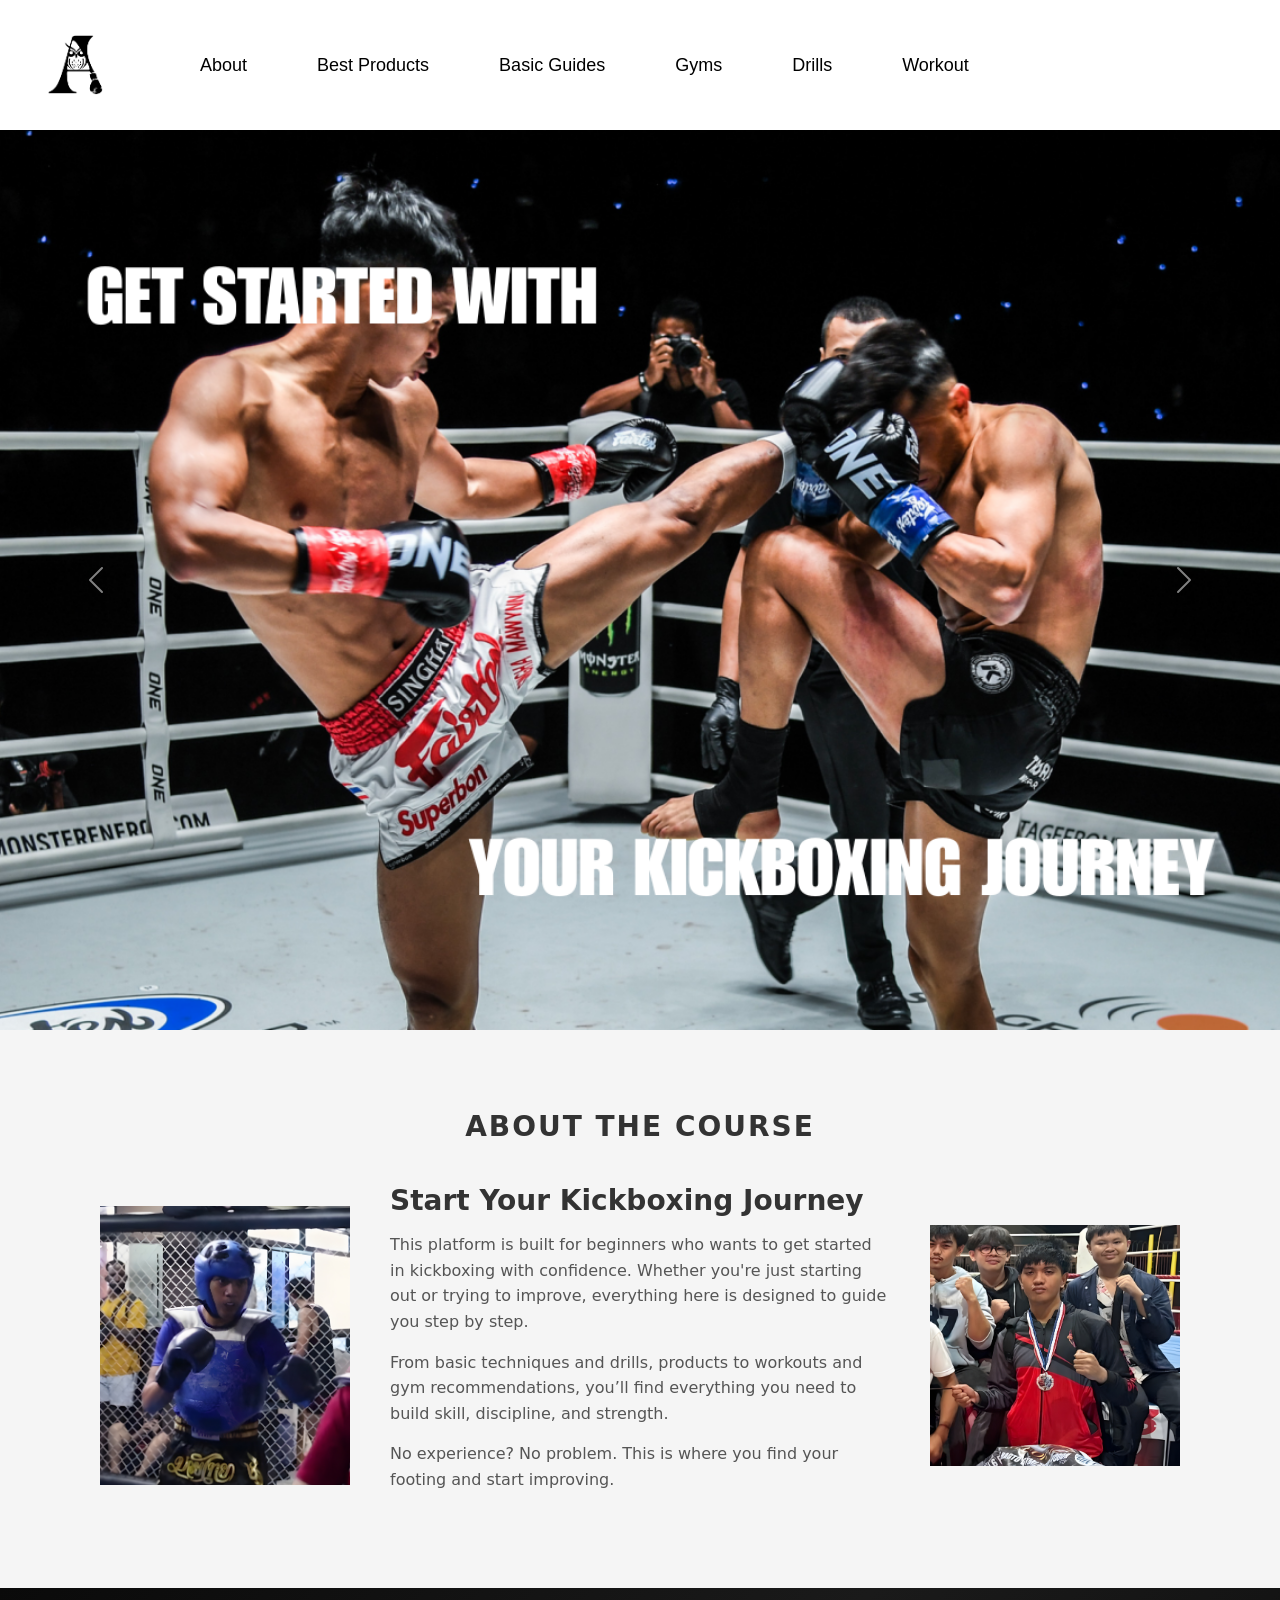
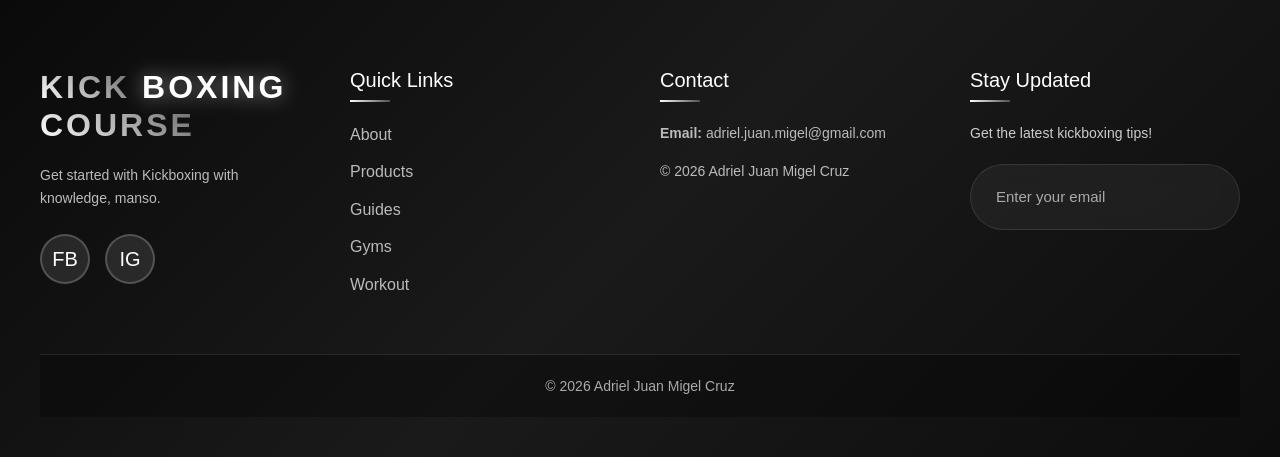
<file: index.html>
<!DOCTYPE html>
<html lang="en">
<head>
    <meta charset="UTF-8">
    <meta name="viewport" content="width=device-width, initial-scale=1.0">
    <title>My Final Project</title>

    <link rel="stylesheet" href="css/bootstrap.min.css">

    <link rel="stylesheet" href="css/style.css">
</head>
<body>
    <header>
        <nav>
            <ul>
                <a href="index.html">
                    <img src="images/logo.png" alt="logo" width="100" height="100">
                </a>
                <li><a href="#about">About</a></li>

                <li><a href="products.html">Best Products</a></li>
                <li><a href="guides.html">Basic Guides</a></li>
                <li><a href="gyms.html">Gyms</a></li>
                <li><a href="drills.html">Drills</a></li>
                <li><a href="workout.html">Workout</a></li>
            </ul>
        </nav>
    </header>

    <main>
        <section>
            
            <div class="carousel-wrapper">

                <div id="carouselExampleRide" class="carousel slide" data-bs-ride="carousel">
                    <div class="carousel-inner">

                        <div class="carousel-item active">
                            <img src="images/slide1.png" class="d-block w-100" alt="Slide 1">
                        </div>

                        <div class="carousel-item">
                            <img src="images/slide2.jpg" class="d-block w-100" alt="Slide 2">
                        </div>

                        <div class="carousel-item">
                            <img src="images/slide3.jpg" class="d-block w-100" alt="Slide 3">
                        </div>

                    </div>

                    <button class="carousel-control-prev" type="button" data-bs-target="#carouselExampleRide" data-bs-slide="prev">
                        <span class="carousel-control-prev-icon"></span>
                    </button>

                    <button class="carousel-control-next" type="button" data-bs-target="#carouselExampleRide" data-bs-slide="next">
                        <span class="carousel-control-next-icon"></span>
                    </button>
                </div>

            </div>
        </section>

        <!--abt section-->
<section id="about" class="about-section">

    <h1 class="about-title">ABOUT THE COURSE</h1>

    <div class="about-content">

        <!-- LEFT PIC -->
        <div class="about-side">
            <img src="images/aboutleft.png" alt="training">
        </div>

        <!-- CENTER TEXT -->
        <div class="about-text">
            <h3>Start Your Kickboxing Journey</h3>

            <p>
                This platform is built for beginners who wants to get started in kickboxing
                with confidence. Whether you're just starting out or trying to improve,
                everything here is designed to guide you step by step.
            </p>

            <p>
                From basic techniques and drills, products to workouts and gym recommendations,
                you’ll find everything you need to build skill, discipline, and strength.
            </p>

            <p>
                No experience? No problem. This is where you find your footing
                and start improving.
            </p>
        </div>

        <!-- RIGHT PIC -->
        <div class="about-side">
            <img src="images/aboutright.png" alt="training">
        </div>

    </div>

</section>
    </main>

<footer class="footer">
    <div class="footer-container">
        <div class="footer-col logo-col">
            <h2 class="footer-logo">
                <span class="logo-fire">KICK</span>
                <span class="logo-glow">BOXING</span>
                <span class="logo-fire">COURSE</span>
            </h2>
            <p class="footer-tagline">
               Get started with Kickboxing with knowledge, manso.
            </p>
            <div class="social-links">
                <a href="#" class="social-icon">FB</a>
                <a href="#" class="social-icon">IG</a>
            </div>
        </div>

        <!-- Quick Links -->
        <div class="footer-col">
            <h3>Quick Links</h3>
            <ul>
                <li><a href="#about">About</a></li>
                <li><a href="products.html">Products</a></li>
                <li><a href="guides.html">Guides</a></li>
                <li><a href="gyms.html">Gyms</a></li>
                <li><a href="workout.html">Workout</a></li>
            </ul>
        </div>

        <!-- Contact s-->
        <div class="footer-col">
            <h3>Contact</h3>
            <p><strong>Email:</strong> adriel.juan.migel@gmail.com</p>
            <p class="copyright">© 2026 Adriel Juan Migel Cruz</p>
        </div>

        <div class="footer-col newsletter-col">
            <h3>Stay Updated</h3>
            <p>Get the latest kickboxing tips!</p>
            <div class="newsletter-form">
                <input type="email" placeholder="Enter your email" class="email-input">
            </div>
        </div>
    </div>
    
    <!-- Bottom Bar -->
    <div class="footer-bottom">
        <p>© 2026 Adriel Juan Migel Cruz</p>
    </div>
</footer>

    <script src="js/bootstrap.bundle.min.js"></script>
</body>
</html>
</file>
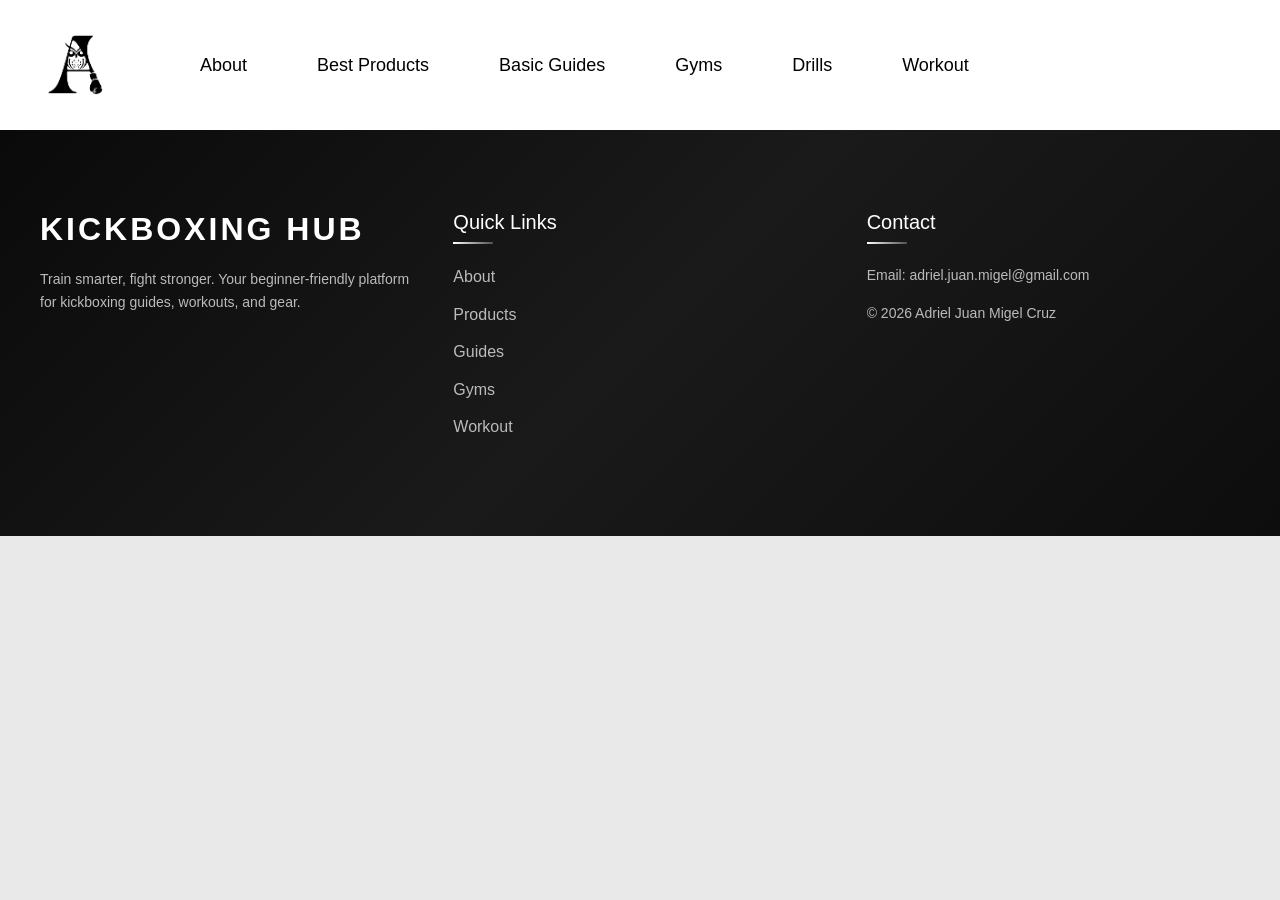
<file: about.html>
<!DOCTYPE html>
<html lang="en">
<head>
    <meta charset="UTF-8">
    <meta name="viewport" content="width=device-width, initial-scale=1.0">
    <title>My Final Project</title>

    <link rel="stylesheet" href="css/bootstrap.min.css">

    <link rel="stylesheet" href="css/style.css">
</head>
<body>
    <header>
        <nav>
            <ul>
                <a href="index.html">
                <img src="images/logo.png" alt="logo" width="100" height="100">
                </a>
                <li><a href="index.html#about">About</a></li>
                <li><a href="products.html">Best Products</a></li>
                <li><a href="guides.html">Basic Guides</a></li>
                <li><a href="gyms.html">Gyms</a></li>
                <li><a href="drills.html">Drills</a></li>
                <li><a href="workout.html">Workout</a></li>
            </ul>
        </nav>
    </header>

    <main>
        <section></section>
        <section></section>
    </main>

<footer class="footer">
    <div class="footer-container">

        <div class="footer-col">
            <h2 class="footer-logo">KICKBOXING HUB</h2>
            <p>
                Train smarter, fight stronger. Your beginner-friendly
                platform for kickboxing guides, workouts, and gear.
            </p>
        </div>

        <div class="footer-col">
            <h3>Quick Links</h3>
            <ul>
                <li><a href="#about">About</a></li>
                <li><a href="products.html">Products</a></li>
                <li><a href="guides.html">Guides</a></li>
                <li><a href="gyms.html">Gyms</a></li>
                <li><a href="workout.html">Workout</a></li>
            </ul>
        </div>

        <div class="footer-col">
            <h3>Contact</h3>
            <p>Email: adriel.juan.migel@gmail.com</p>
            <p>© 2026 Adriel Juan Migel Cruz</p>
        </div>

    </div>
</footer>

    <script src="js/bootstrap.bundle.min.js"></script>
</body>
</html>
</file>
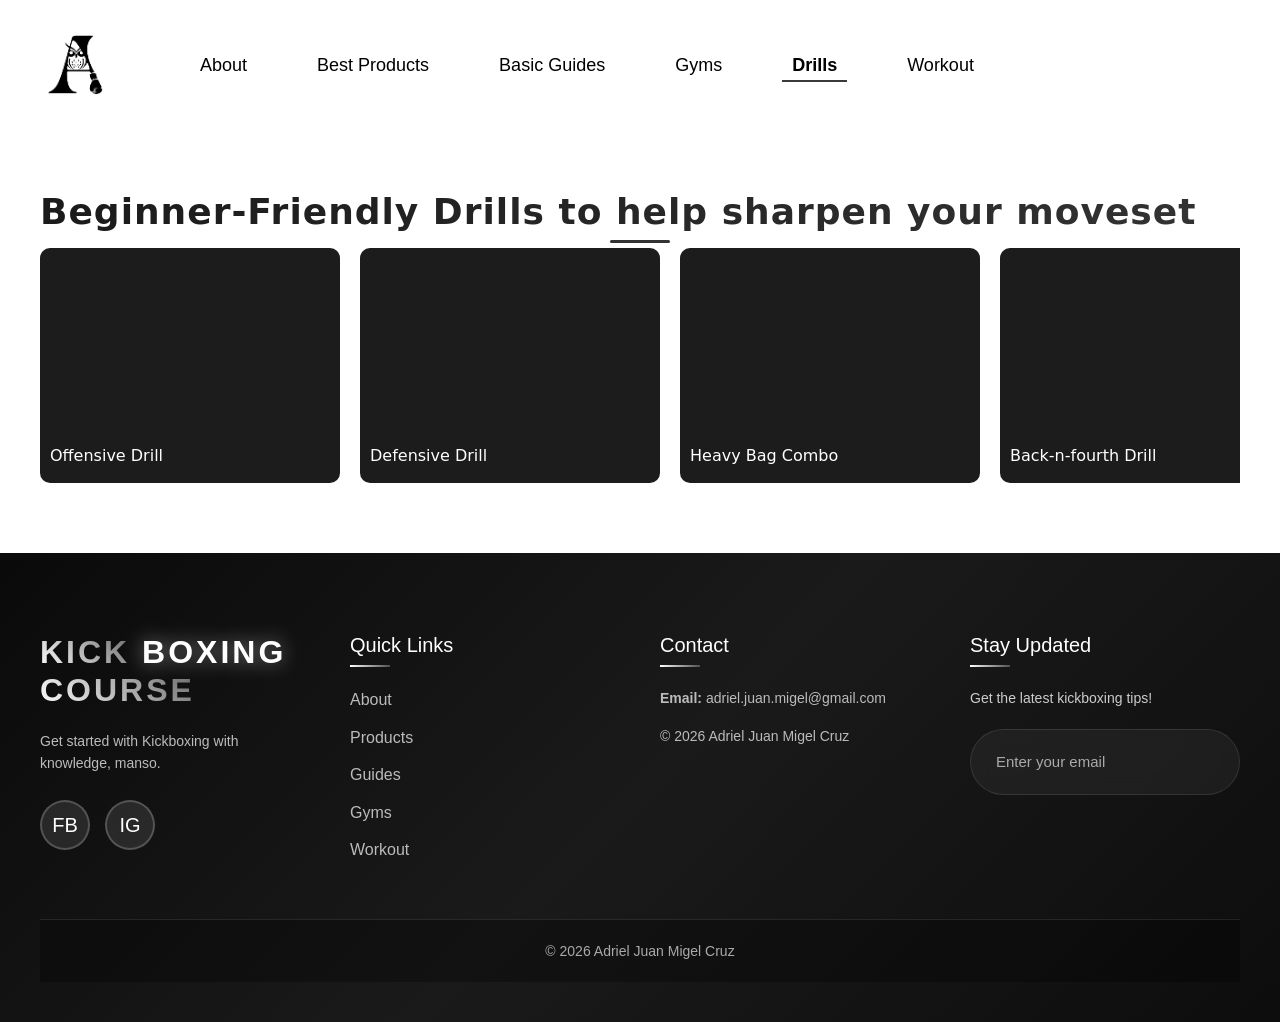
<file: drills.html>
<!DOCTYPE html>
<html lang="en">
<head>
    <meta charset="UTF-8">
    <meta name="viewport" content="width=device-width, initial-scale=1.0">
    <title>My Final Project</title>

    <link rel="stylesheet" href="css/bootstrap.min.css">

    <link rel="stylesheet" href="css/style.css">
</head>
<body>
    <header>
        <nav>
            <ul>
                <a href="index.html">
                <img src="images/logo.png" alt="logo" width="100" height="100">
                </a>
                <li><a href="index.html#about">About</a></li>  
                <li><a href="products.html">Best Products</a></li>
                <li><a href="guides.html">Basic Guides</a></li>
                <li><a href="gyms.html">Gyms</a></li>
                <li><a href="drills.html" class="active">Drills</a></li>
                <li><a href="workout.html">Workout</a></li>
            </ul>
        </nav>
    </header>

    <main>
<section class="drills-section">
    <h2 class="section-title">Beginner-Friendly Drills to help sharpen your moveset</h2>

    <div class="drills-row">

        <div class="drill-card">
            <iframe src="https://www.youtube.com/embed/" allowfullscreen></iframe>
            <h3>Offensive Drill</h3>
        </div>

        <div class="drill-card">
            <iframe src="https://www.youtube.com/embed/" allowfullscreen></iframe>
            <h3>Defensive Drill</h3>
        </div>

        <div class="drill-card">
            <iframe src="https://www.youtube.com/embed/" allowfullscreen></iframe>
            <h3>Heavy Bag Combo</h3>
        </div>

        <div class="drill-card">
            <iframe src="https://www.youtube.com/embed/" allowfullscreen></iframe>
            <h3>Back-n-fourth Drill</h3>
        </div>

    </div>
</section>
    </main>

<footer class="footer">
    <div class="footer-container">
        <div class="footer-col logo-col">
            <h2 class="footer-logo">
                <span class="logo-fire">KICK</span>
                <span class="logo-glow">BOXING</span>
                <span class="logo-fire">COURSE</span>
            </h2>
            <p class="footer-tagline">
               Get started with Kickboxing with knowledge, manso.
            </p>
            <div class="social-links">
                <a href="#" class="social-icon">FB</a>
                <a href="#" class="social-icon">IG</a>
            </div>
        </div>

        <!-- Quick Links -->
        <div class="footer-col">
            <h3>Quick Links</h3>
            <ul>
                <li><a href="#about">About</a></li>
                <li><a href="products.html">Products</a></li>
                <li><a href="guides.html">Guides</a></li>
                <li><a href="gyms.html">Gyms</a></li>
                <li><a href="workout.html">Workout</a></li>
            </ul>
        </div>

        <!-- Contact s-->
        <div class="footer-col">
            <h3>Contact</h3>
            <p><strong>Email:</strong> adriel.juan.migel@gmail.com</p>
            <p class="copyright">© 2026 Adriel Juan Migel Cruz</p>
        </div>

        <div class="footer-col newsletter-col">
            <h3>Stay Updated</h3>
            <p>Get the latest kickboxing tips!</p>
            <div class="newsletter-form">
                <input type="email" placeholder="Enter your email" class="email-input">
            </div>
        </div>
    </div>
    
    <!-- Bottom Bar -->
    <div class="footer-bottom">
        <p>© 2026 Adriel Juan Migel Cruz</p>
    </div>
</footer>
</file>
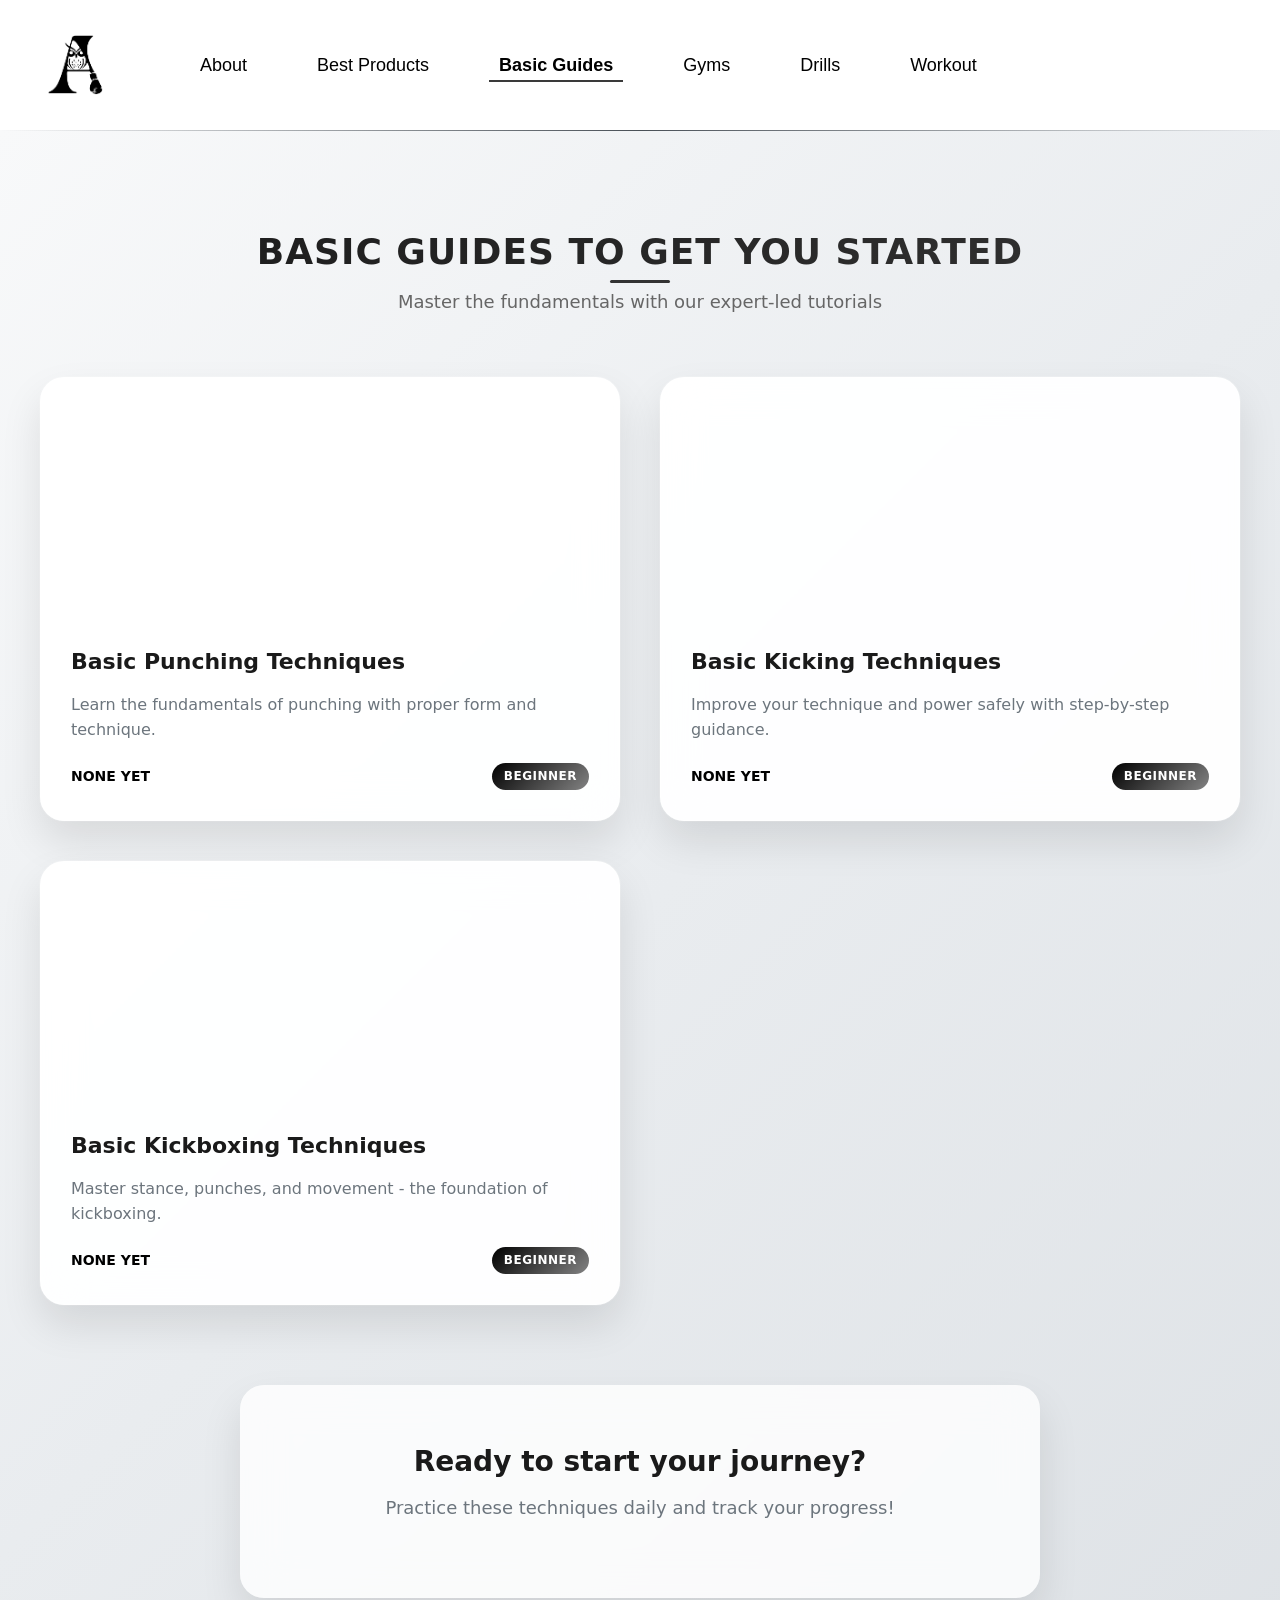
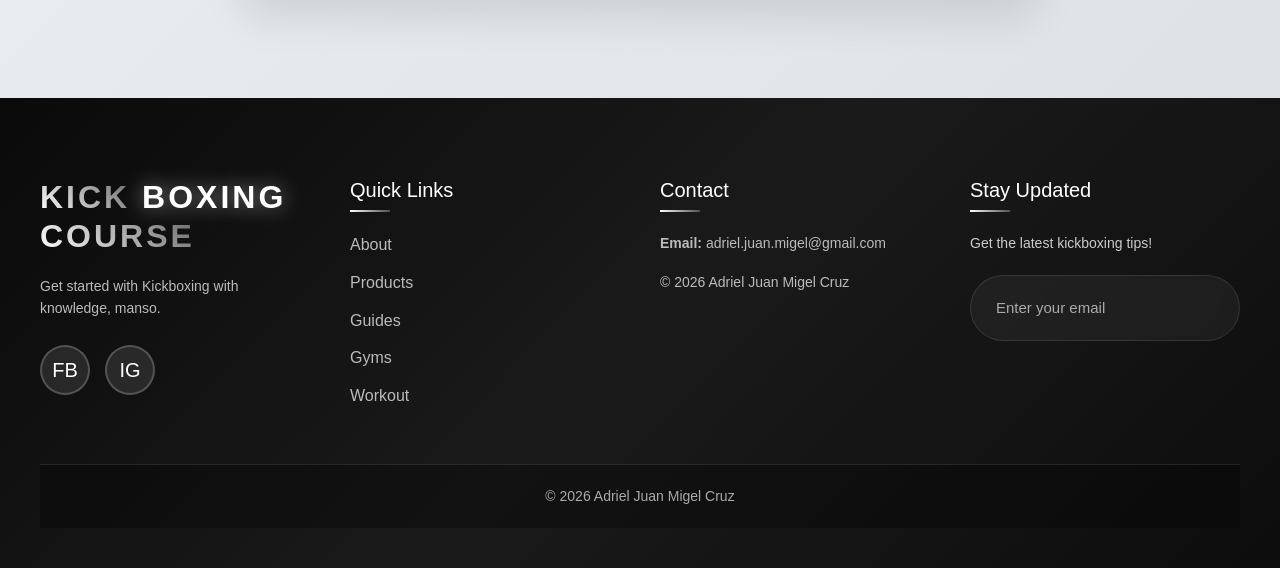
<file: guides.html>
<!DOCTYPE html>
<html lang="en">
<head>
    <meta charset="UTF-8">
    <meta name="viewport" content="width=device-width, initial-scale=1.0">
    <title>My Final Project</title>

    <link rel="stylesheet" href="css/bootstrap.min.css">
    <link rel="stylesheet" href="css/style.css">
</head>
<body>
    <header>
        <nav>
            <ul>
                <a href="index.html">
                <img src="images/logo.png" alt="logo" width="100" height="100">
                </a>
                <li><a href="index.html#about">About</a></li>  
                <li><a href="products.html">Best Products</a></li>
                <li><a href="guides.html" class="active">Basic Guides</a></li>
                <li><a href="gyms.html">Gyms</a></li>
                <li><a href="drills.html">Drills</a></li>
                <li><a href="workout.html">Workout</a></li>
            </ul>
        </nav>
    </header>

    <main>
<section class="video-section">
    <div class="section-header">
        <h2 class="section-title">BASIC GUIDES TO GET YOU STARTED</h2>
        <p class="section-subtitle">Master the fundamentals with our expert-led tutorials</p>
    </div>

    <div class="video-grid">
        <div class="video-card">
            <div class="video-thumbnail">
                <iframe src="https://www.youtube.com/embed/" allowfullscreen></iframe>
                <div class="play-overlay">
                    <svg class="play-icon" viewBox="0 0 24 24" fill="currentColor">
                        <path d="M8 5v14l11-7z"/>
                    </svg>
                </div>
            </div>
            <div class="video-content">
                <h3>Basic Punching Techniques</h3>
                <p>Learn the fundamentals of punching with proper form and technique.</p>
                <div class="video-meta">
                    <span class="duration">NONE YET</span>
                    <span class="level beginner">Beginner</span>
                </div>
            </div>
        </div>

        <div class="video-card">
            <div class="video-thumbnail">
                <iframe src="https://www.youtube.com/embed/" allowfullscreen></iframe>
                <div class="play-overlay">
                    <svg class="play-icon" viewBox="0 0 24 24" fill="currentColor">
                        <path d="M8 5v14l11-7z"/>
                    </svg>
                </div>
            </div>
            <div class="video-content">
                <h3>Basic Kicking Techniques</h3>
                <p>Improve your technique and power safely with step-by-step guidance.</p>
                <div class="video-meta">
                    <span class="duration">NONE YET</span>
                    <span class="level beginner">Beginner</span>
                </div>
            </div>
        </div>

        <div class="video-card">
            <div class="video-thumbnail">
                <iframe src="https://www.youtube.com/embed/" allowfullscreen></iframe>
                <div class="play-overlay">
                    <svg class="play-icon" viewBox="0 0 24 24" fill="currentColor">
                        <path d="M8 5v14l11-7z"/>
                    </svg>
                </div>
            </div>
            <div class="video-content">
                <h3>Basic Kickboxing Techniques</h3>
                <p>Master stance, punches, and movement - the foundation of kickboxing.</p>
                <div class="video-meta">
                    <span class="duration">NONE YET</span>
                    <span class="level beginner">Beginner</span>
                </div>
            </div>
        </div>

    </div>

    <div class="guides-cta">
        <h3>Ready to start your journey?</h3>
        <p>Practice these techniques daily and track your progress!</p>
    </div>
</section>
    </main>

<footer class="footer">
    <div class="footer-container">
        <div class="footer-col logo-col">
            <h2 class="footer-logo">
                <span class="logo-fire">KICK</span>
                <span class="logo-glow">BOXING</span>
                <span class="logo-fire">COURSE</span>
            </h2>
            <p class="footer-tagline">
               Get started with Kickboxing with knowledge, manso.
            </p>
            <div class="social-links">
                <a href="#" class="social-icon">FB</a>
                <a href="#" class="social-icon">IG</a>
            </div>
        </div>

        <!-- Quick Links -->
        <div class="footer-col">
            <h3>Quick Links</h3>
            <ul>
                <li><a href="#about">About</a></li>
                <li><a href="products.html">Products</a></li>
                <li><a href="guides.html">Guides</a></li>
                <li><a href="gyms.html">Gyms</a></li>
                <li><a href="workout.html">Workout</a></li>
            </ul>
        </div>

        <!-- Contact s-->
        <div class="footer-col">
            <h3>Contact</h3>
            <p><strong>Email:</strong> adriel.juan.migel@gmail.com</p>
            <p class="copyright">© 2026 Adriel Juan Migel Cruz</p>
        </div>

        <div class="footer-col newsletter-col">
            <h3>Stay Updated</h3>
            <p>Get the latest kickboxing tips!</p>
            <div class="newsletter-form">
                <input type="email" placeholder="Enter your email" class="email-input">
            </div>
        </div>
    </div>
    
    <!-- Bottom Bar -->
    <div class="footer-bottom">
        <p>© 2026 Adriel Juan Migel Cruz</p>
    </div>
</footer>
</file>
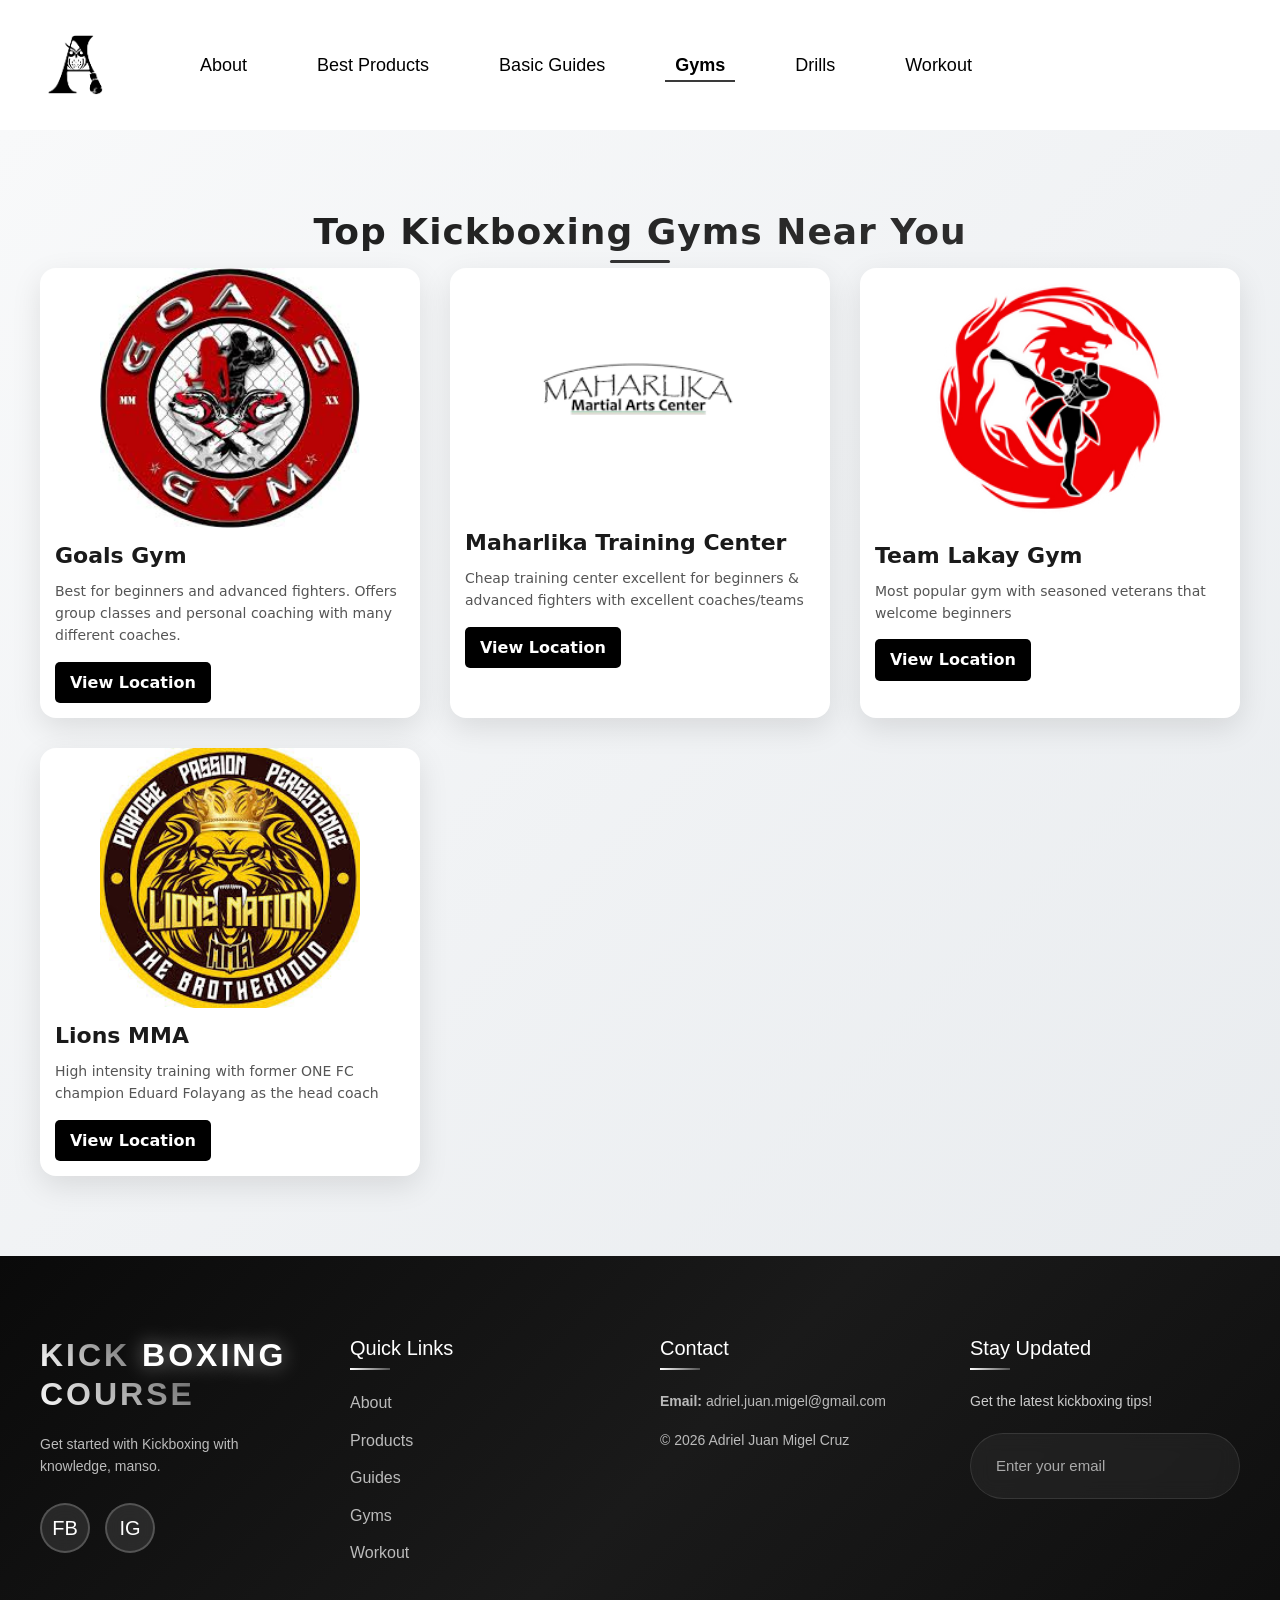
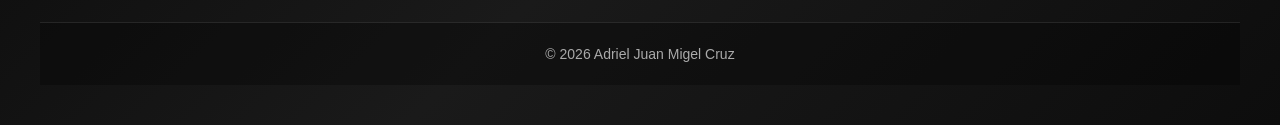
<file: gyms.html>
<!DOCTYPE html>
<html lang="en">
<head>
    <meta charset="UTF-8">
    <meta name="viewport" content="width=device-width, initial-scale=1.0">
    <title>My Final Project</title>

    <link rel="stylesheet" href="css/bootstrap.min.css">

    <link rel="stylesheet" href="css/style.css">
</head>
<body>
    <header>
        <nav>
            <ul>
                <a href="index.html">
                <img src="images/logo.png" alt="logo" width="100" height="100">
                </a>
                <li><a href="index.html#about">About</a></li>  
                <li><a href="products.html">Best Products</a></li>
                <li><a href="guides.html">Basic Guides</a></li>
                <li><a href="gyms.html"  class="active">Gyms</a></li>
                <li><a href="drills.html">Drills</a></li>
                <li><a href="workout.html">Workout</a></li>
            </ul>
        </nav>
    </header>

<main>

<section class="gym-section">
    <h2 class="section-title">Top Kickboxing Gyms Near You</h2>

    <div class="gym-grid">

        <div class="gym-card">
            <img src="images/goals.png" alt="Gym">
            <div class="gym-info">
                <h3>Goals Gym</h3>
                <p>Best for beginners and advanced fighters. Offers group classes and personal coaching with many different coaches.</p>
                <a href="https://www.google.com/maps/place/Goals+Gym+Baguio/@16.4136,120.5937888,17z/data=!3m1!4b1!4m6!3m5!1s0x3391a1a805f6f7bb:0x697e3125512b569e!8m2!3d16.4136!4d120.5937888!16s%2Fg%2F11l1nt5k1r?entry=ttu&g_ep=EgoyMDI2MDQxOS4wIKXMDSoASAFQAw%3D%3D" target="_blank" class="gym-btn">View Location</a>
            </div>
        </div>

        <div class="gym-card">
            <img src="images/maharlika.png" alt="Gym">
            <div class="gym-info">
                <h3>Maharlika Training Center</h3>
                <p>Cheap training center excellent for beginners & advanced fighters with excellent coaches/teams</p>
                <a href="https://www.google.com/maps/search/maharlika+martial+arts+center/@16.4092459,120.5971813,14z?entry=s&sa=X&ved=1t%3A199789" target="_blank" class="gym-btn">View Location</a>
            </div>
        </div>

        <div class="gym-card">
            <img src="images/teamlakay.png" alt="Gym">
            <div class="gym-info">
                <h3>Team Lakay Gym</h3>
                <p>Most popular gym with seasoned veterans that welcome beginners</p>
                <a href="https://www.google.com/maps/place/Team+Lakay+MMA+Gym/@16.4459324,120.5798374,17z/data=!3m1!4b1!4m6!3m5!1s0x3391a3c118b658db:0x3b09fe30dc20d3f1!8m2!3d16.4459273!4d120.5824123!16s%2Fg%2F1hdz0tcsp?entry=ttu&g_ep=EgoyMDI2MDQxOS4wIKXMDSoASAFQAw%3D%3D" target="_blank" class="gym-btn">View Location</a>
            </div>
        </div>

        <div class="gym-card">
            <img src="images/lions.png" alt="Gym">
            <div class="gym-info">
                <h3>Lions MMA</h3>
                <p>High intensity training with former ONE FC champion Eduard Folayang as the head coach</p>
                <a href="https://www.google.com/maps/place/Lions+Nation+MMA/@16.4414393,120.5903901,17z/data=!4m14!1m7!3m6!1s0x3391a38fbd79152b:0x2f65cb31c24cb64a!2sLions+Nation+MMA!8m2!3d16.4414342!4d120.592965!16s%2Fg%2F11vbzb0f5k!3m5!1s0x3391a38fbd79152b:0x2f65cb31c24cb64a!8m2!3d16.4414342!4d120.592965!16s%2Fg%2F11vbzb0f5k?entry=ttu&g_ep=EgoyMDI2MDQxOS4wIKXMDSoASAFQAw%3D%3D" target="_blank" class="gym-btn">View Location</a>
            </div>
        </div>

    </div>
</section>

</main>

<footer class="footer">
    <div class="footer-container">
        <div class="footer-col logo-col">
            <h2 class="footer-logo">
                <span class="logo-fire">KICK</span>
                <span class="logo-glow">BOXING</span>
                <span class="logo-fire">COURSE</span>
            </h2>
            <p class="footer-tagline">
               Get started with Kickboxing with knowledge, manso.
            </p>
            <div class="social-links">
                <a href="#" class="social-icon">FB</a>
                <a href="#" class="social-icon">IG</a>
            </div>
        </div>

        <!-- Quick Links -->
        <div class="footer-col">
            <h3>Quick Links</h3>
            <ul>
                <li><a href="#about">About</a></li>
                <li><a href="products.html">Products</a></li>
                <li><a href="guides.html">Guides</a></li>
                <li><a href="gyms.html">Gyms</a></li>
                <li><a href="workout.html">Workout</a></li>
            </ul>
        </div>

        <!-- Contact s-->
        <div class="footer-col">
            <h3>Contact</h3>
            <p><strong>Email:</strong> adriel.juan.migel@gmail.com</p>
            <p class="copyright">© 2026 Adriel Juan Migel Cruz</p>
        </div>

        <div class="footer-col newsletter-col">
            <h3>Stay Updated</h3>
            <p>Get the latest kickboxing tips!</p>
            <div class="newsletter-form">
                <input type="email" placeholder="Enter your email" class="email-input">
            </div>
        </div>
    </div>
    
    <!-- Bottom Bar -->
    <div class="footer-bottom">
        <p>© 2026 Adriel Juan Migel Cruz</p>
    </div>
</footer>
</file>
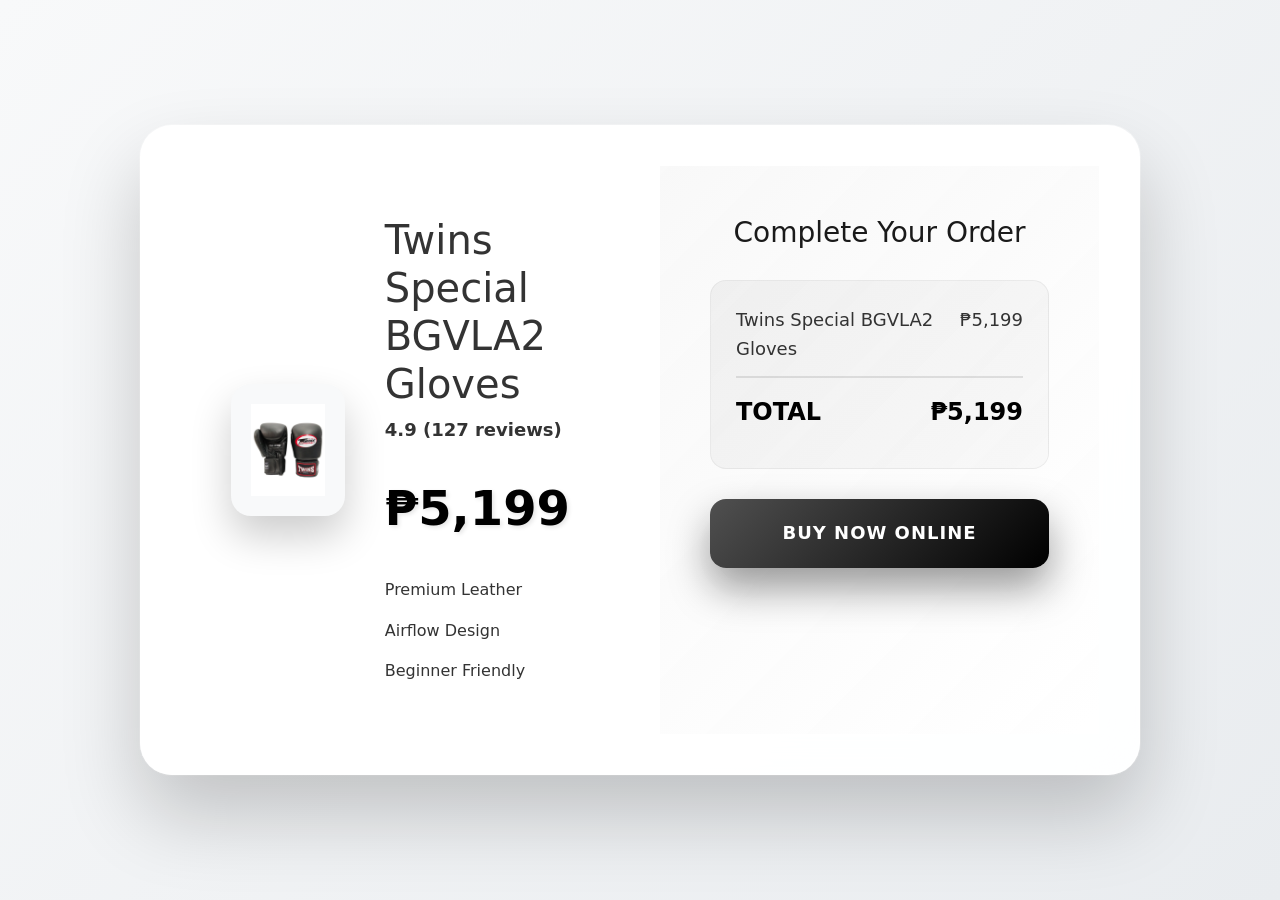
<file: order-gloves.html>
<!DOCTYPE html>
<html lang="en">
<head>
<meta charset="UTF-8">
<meta name="viewport" content="width=device-width, initial-scale=1.0">
<title>Order Twins Special BGVLA2 Gloves</title>
<link rel="stylesheet" href="css/bootstrap.min.css">
<link rel="stylesheet" href="css/style.css">
</head>
<body>

<main>
<section class="order-card-section">
<div class="order-card">

<div class="product-preview">

<div class="product-image-large">
<img src="images/gloves.png" alt="Twins Special BGVLA2 Gloves">
</div>

<div class="product-details">
<h1>Twins Special BGVLA2 Gloves</h1>

<div class="rating">
<span class="rating-score">4.9 (127 reviews)</span>
</div>

<div class="price-large">₱<span class="price-amount">5,199</span></div>

<div class="product-specs">
<div class="spec-item"><span>Premium Leather</span></div>
<div class="spec-item"><span>Airflow Design</span></div>
<div class="spec-item"><span>Beginner Friendly</span></div>
</div>

</div>
</div>

<div class="order-form">

<h3>Complete Your Order</h3>

<div class="order-summary">
<div class="summary-row">
<span>Twins Special BGVLA2 Gloves</span>
<span>₱5,199</span>
</div>

<div class="summary-row total">
<span>TOTAL</span>
<span>₱5,199</span>
</div>
</div>

<a href="https://k1extreme.com.ph/products/twins-special-bgvla2-airflow-boxing-gloves-vanilla?variant=43160282202332" target="_blank" class="final-buy-btn">
BUY NOW ONLINE
</a>

</div>
</div>
</section>
</main>

</body>
</html>
</file>
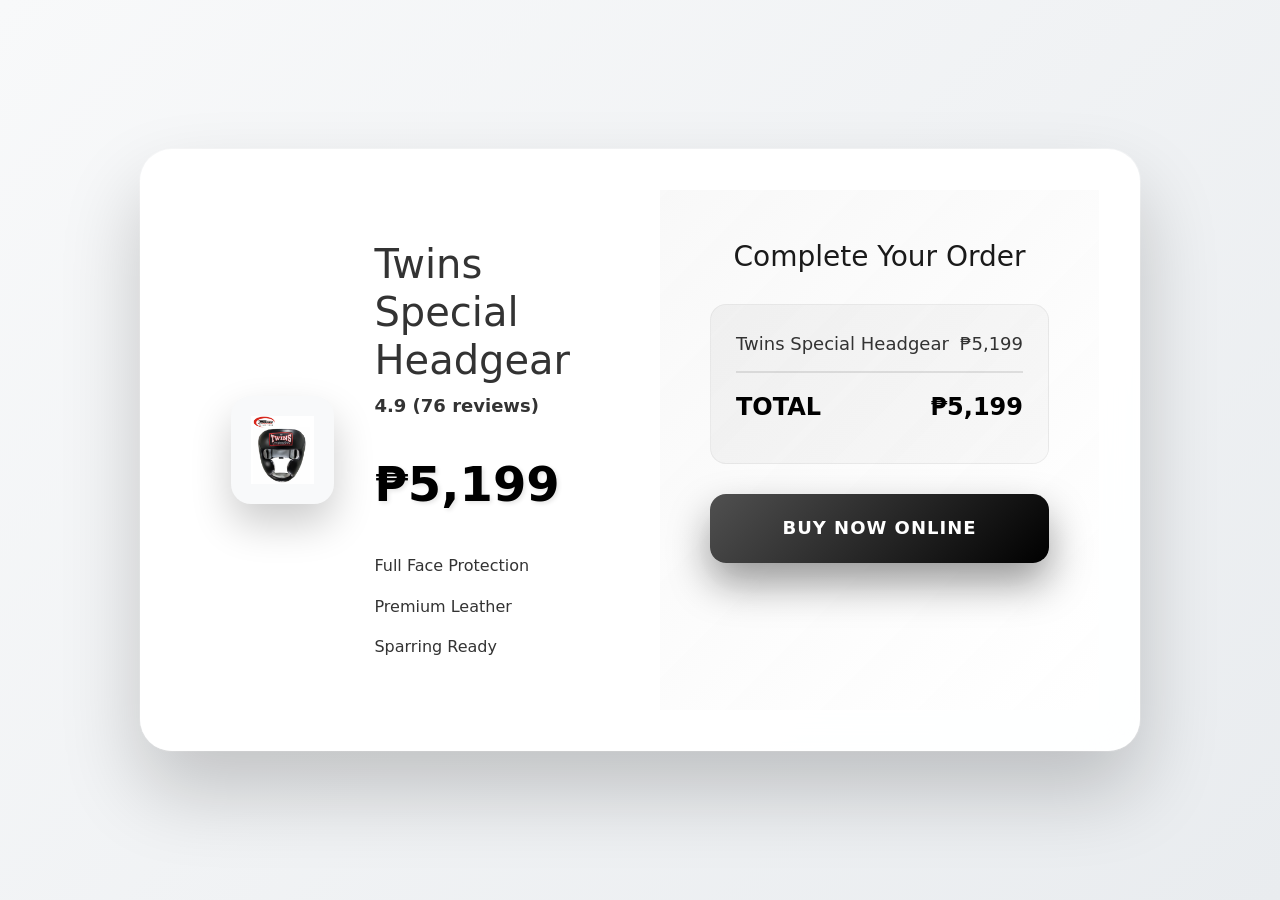
<file: order-headgear.html>
<!DOCTYPE html>
<html lang="en">
<head>
<meta charset="UTF-8">
<meta name="viewport" content="width=device-width, initial-scale=1.0">
<title>Order Twins Special Headgear</title>
<link rel="stylesheet" href="css/bootstrap.min.css">
<link rel="stylesheet" href="css/style.css">
</head>
<body>

<main>
<section class="order-card-section">
<div class="order-card">

<div class="product-preview">
<div class="product-image-large">
<img src="images/headgear.png" alt="Headgear">
</div>

<div class="product-details">
<h1>Twins Special Headgear</h1>
<div class="rating">
<span class="rating-score">4.9 (76 reviews)</span>
</div>

<div class="price-large">₱<span class="price-amount">5,199</span></div>

<div class="product-specs">
<div class="spec-item"><span>Full Face Protection</span></div>
<div class="spec-item"><span>Premium Leather</span></div>
<div class="spec-item"><span>Sparring Ready</span></div>
</div>
</div>
</div>

<div class="order-form">
<h3>Complete Your Order</h3>

<div class="order-summary">
<div class="summary-row">
<span>Twins Special Headgear</span>
<span>₱5,199</span>
</div>

<div class="summary-row total">
<span>TOTAL</span>
<span>₱5,199</span>
</div>
</div>

<a href="https://k1extreme.com.ph/products/twins-special-boxing-muaythai-headgear-black" target="_blank" class="final-buy-btn">BUY NOW ONLINE</a>

</div>
</div>
</section>
</main>

</body>
</html>
</file>
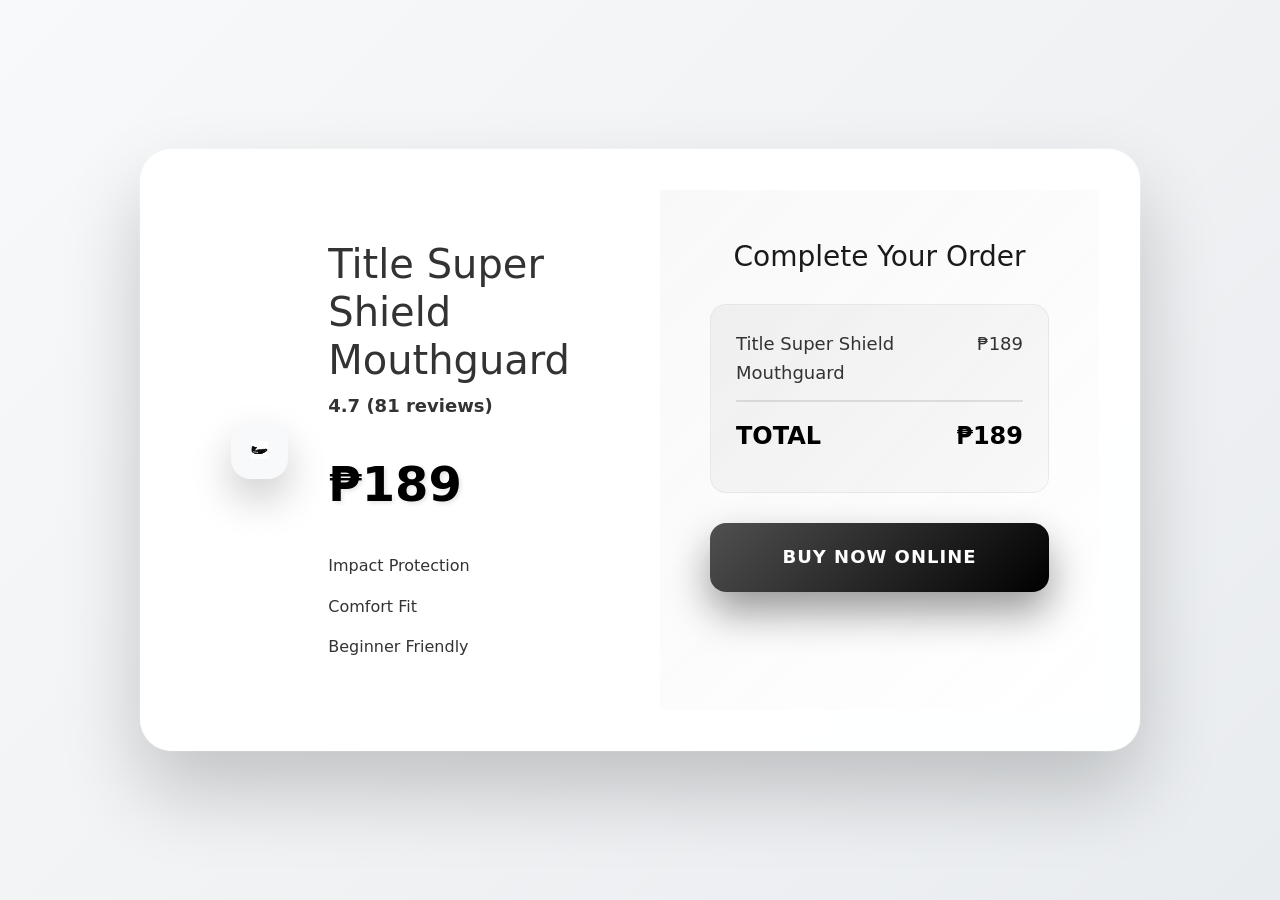
<file: order-mouthpiece.html>
<!DOCTYPE html>
<html lang="en">
<head>
<meta charset="UTF-8">
<meta name="viewport" content="width=device-width, initial-scale=1.0">
<title>Order Title Super Shield Mouthguard</title>
<link rel="stylesheet" href="css/bootstrap.min.css">
<link rel="stylesheet" href="css/style.css">
</head>
<body>

<main>
<section class="order-card-section">
<div class="order-card">

<div class="product-preview">
<div class="product-image-large">
<img src="images/mouthpiece.png" alt="Mouthguard">
</div>

<div class="product-details">
<h1>Title Super Shield Mouthguard</h1>
<div class="rating">
<span class="rating-score">4.7 (81 reviews)</span>
</div>

<div class="price-large">₱<span class="price-amount">189</span></div>

<div class="product-specs">
<div class="spec-item"><span>Impact Protection</span></div>
<div class="spec-item"><span>Comfort Fit</span></div>
<div class="spec-item"><span>Beginner Friendly</span></div>
</div>
</div>
</div>

<div class="order-form">
<h3>Complete Your Order</h3>

<div class="order-summary">
<div class="summary-row">
<span>Title Super Shield Mouthguard</span>
<span>₱189</span>
</div>

<div class="summary-row total">
<span>TOTAL</span>
<span>₱189</span>
</div>
</div>

<a href="https://k1extreme.com.ph/products/title-boxing-super-shield-x2-mouth-guard" target="_blank" class="final-buy-btn">BUY NOW ONLINE</a>

</div>
</div>
</section>
</main>

</body>
</html>
</file>
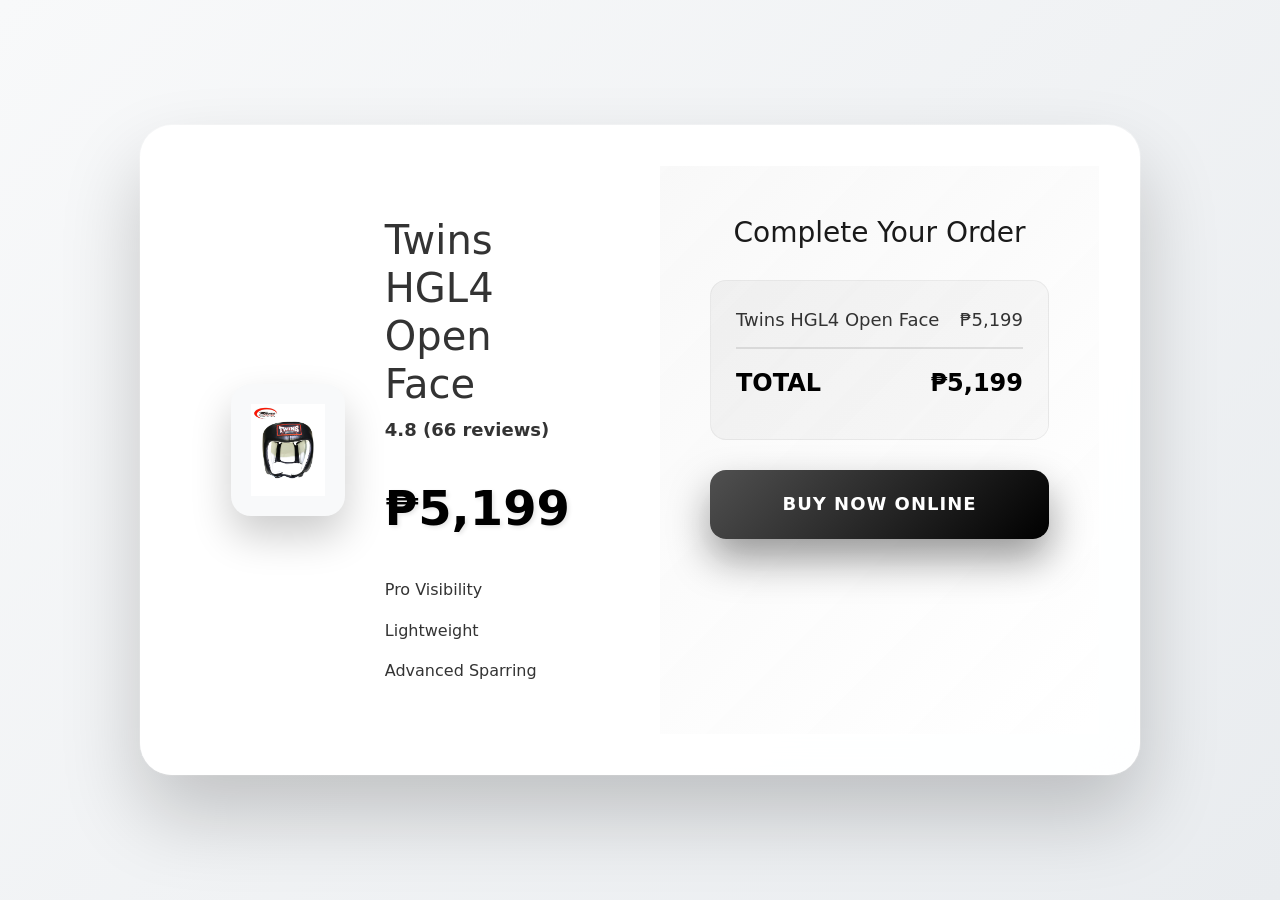
<file: order-openface.html>
<!DOCTYPE html>
<html lang="en">
<head>
<meta charset="UTF-8">
<meta name="viewport" content="width=device-width, initial-scale=1.0">
<title>Order Twins HGL4 Open Face</title>
<link rel="stylesheet" href="css/bootstrap.min.css">
<link rel="stylesheet" href="css/style.css">
</head>
<body>

<main>
<section class="order-card-section">
<div class="order-card">

<div class="product-preview">
<div class="product-image-large">
<img src="images/headgear2.png" alt="Open Face Headgear">
</div>

<div class="product-details">
<h1>Twins HGL4 Open Face</h1>
<div class="rating">
<span class="rating-score">4.8 (66 reviews)</span>
</div>

<div class="price-large">₱<span class="price-amount">5,199</span></div>

<div class="product-specs">
<div class="spec-item"><span>Pro Visibility</span></div>
<div class="spec-item"><span>Lightweight</span></div>
<div class="spec-item"><span>Advanced Sparring</span></div>
</div>
</div>
</div>

<div class="order-form">
<h3>Complete Your Order</h3>

<div class="order-summary">
<div class="summary-row">
<span>Twins HGL4 Open Face</span>
<span>₱5,199</span>
</div>

<div class="summary-row total">
<span>TOTAL</span>
<span>₱5,199</span>
</div>
</div>

<a href="https://k1extreme.com.ph/products/twins-special-hgl4-pro-open-faced-boxing-headgear-black" target="_blank" class="final-buy-btn">BUY NOW ONLINE</a>

</div>
</div>
</section>
</main>

</body>
</html>
</file>
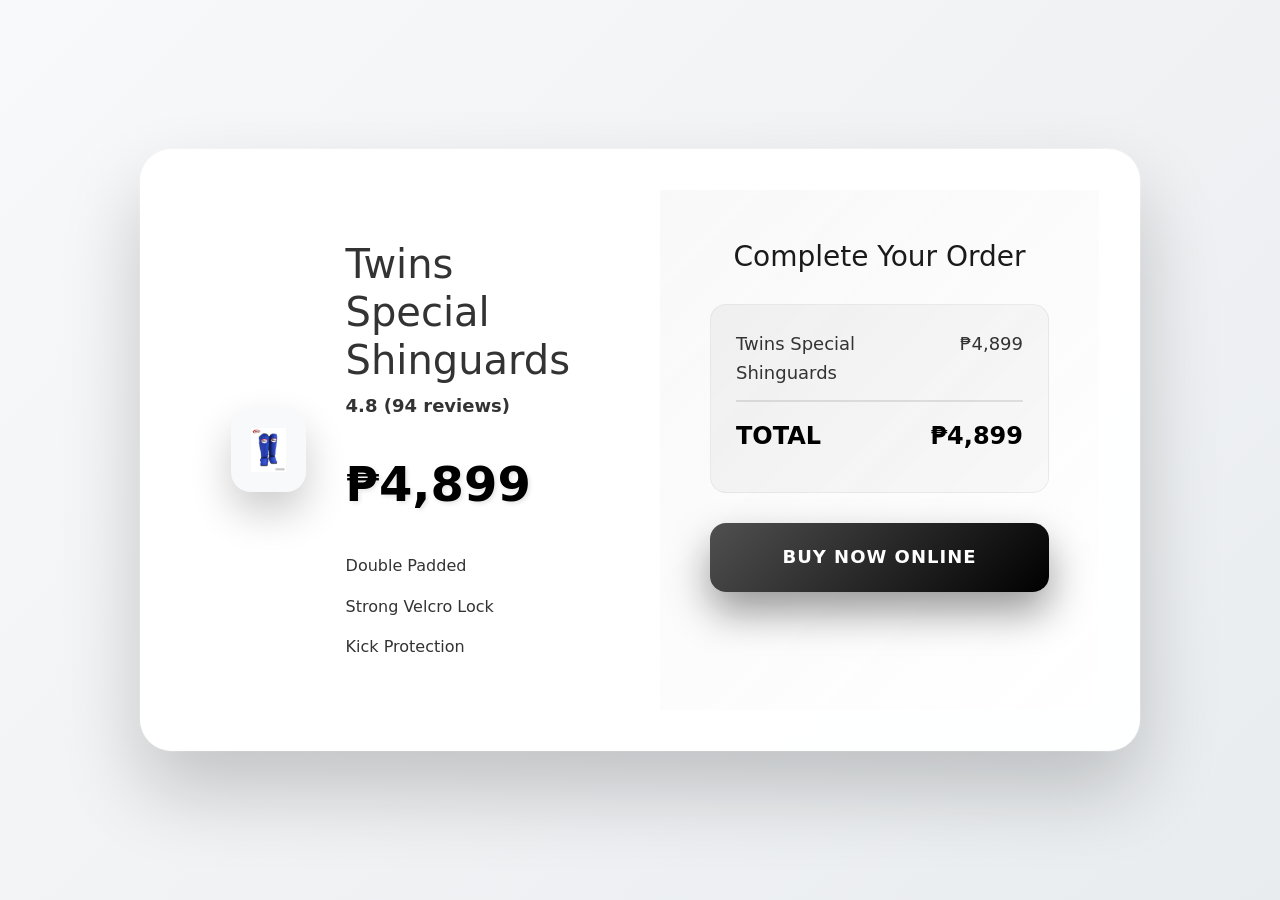
<file: order-shinguards.html>
<!DOCTYPE html>
<html lang="en">
<head>
<meta charset="UTF-8">
<meta name="viewport" content="width=device-width, initial-scale=1.0">
<title>Order Twins Special Shinguards</title>
<link rel="stylesheet" href="css/bootstrap.min.css">
<link rel="stylesheet" href="css/style.css">
</head>
<body>

<main>
<section class="order-card-section">
<div class="order-card">

<div class="product-preview">
<div class="product-image-large">
<img src="images/shinguards.png" alt="Twins Special Shinguards">
</div>

<div class="product-details">
<h1>Twins Special Shinguards</h1>
<div class="rating">
<span class="rating-score">4.8 (94 reviews)</span>
</div>

<div class="price-large">₱<span class="price-amount">4,899</span></div>

<div class="product-specs">
<div class="spec-item"><span>Double Padded</span></div>
<div class="spec-item"><span>Strong Velcro Lock</span></div>
<div class="spec-item"><span>Kick Protection</span></div>
</div>
</div>
</div>

<div class="order-form">
<h3>Complete Your Order</h3>

<div class="order-summary">
<div class="summary-row">
<span>Twins Special Shinguards</span>
<span>₱4,899</span>
</div>

<div class="summary-row total">
<span>TOTAL</span>
<span>₱4,899</span>
</div>
</div>

<a href="https://k1extreme.com.ph/products/twins-special-double-padded-shinguard-blue" target="_blank" class="final-buy-btn">BUY NOW ONLINE</a>

</div>
</div>
</section>
</main>

</body>
</html>
</file>
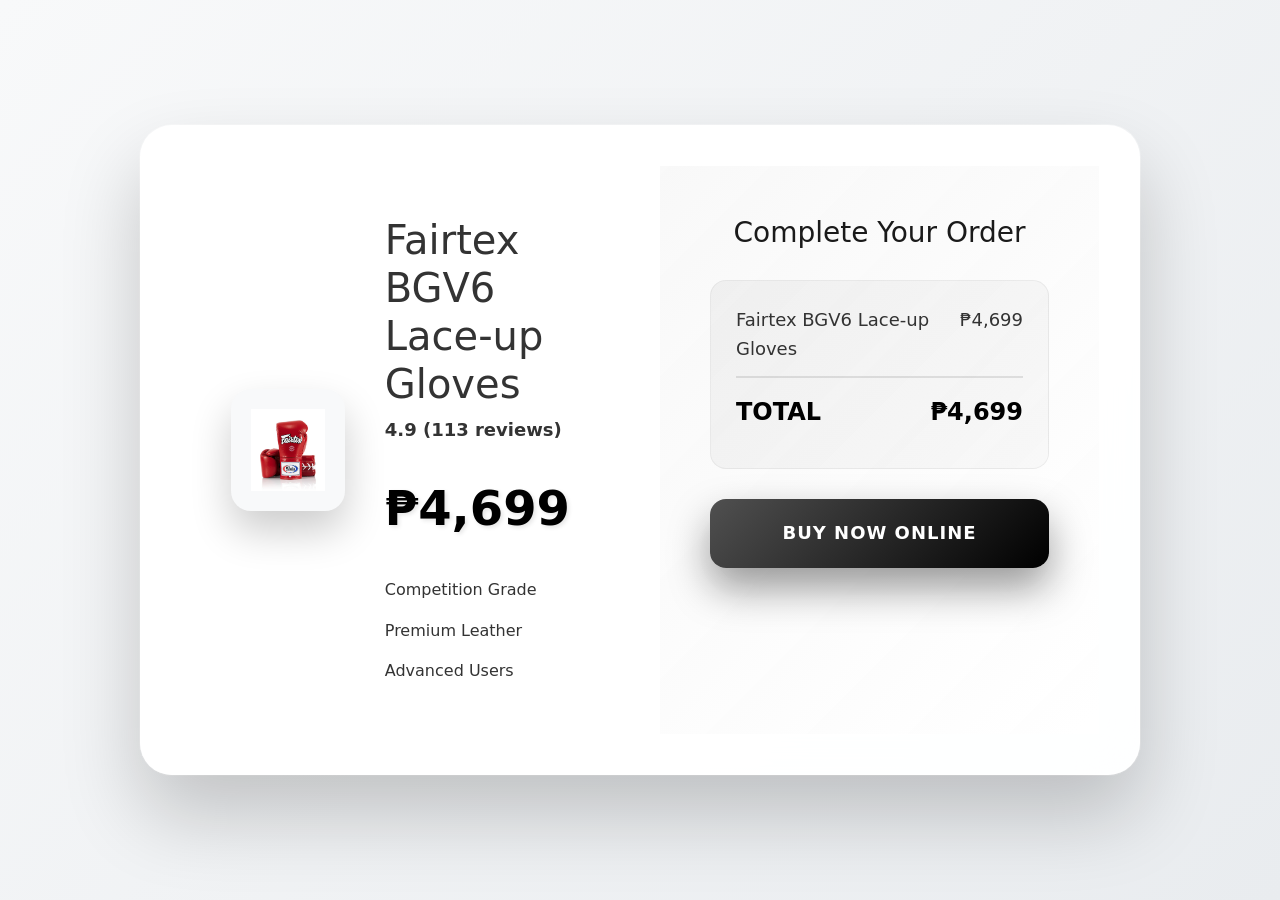
<file: ordergloves.html>
<!DOCTYPE html>
<html lang="en">
<head>
<meta charset="UTF-8">
<meta name="viewport" content="width=device-width, initial-scale=1.0">
<title>Order Fairtex BGV6 Lace-up Gloves</title>
<link rel="stylesheet" href="css/bootstrap.min.css">
<link rel="stylesheet" href="css/style.css">
</head>
<body>

<main>
<section class="order-card-section">
<div class="order-card">

<div class="product-preview">
<div class="product-image-large">
<img src="images/gloves2.png" alt="Fairtex Gloves">
</div>

<div class="product-details">
<h1>Fairtex BGV6 Lace-up Gloves</h1>
<div class="rating">
<span class="rating-score">4.9 (113 reviews)</span>
</div>

<div class="price-large">₱<span class="price-amount">4,699</span></div>

<div class="product-specs">
<div class="spec-item"><span>Competition Grade</span></div>
<div class="spec-item"><span>Premium Leather</span></div>
<div class="spec-item"><span>Advanced Users</span></div>
</div>
</div>
</div>

<div class="order-form">
<h3>Complete Your Order</h3>

<div class="order-summary">
<div class="summary-row">
<span>Fairtex BGV6 Lace-up Gloves</span>
<span>₱4,699</span>
</div>

<div class="summary-row total">
<span>TOTAL</span>
<span>₱4,699</span>
</div>
</div>

<a href="https://k1extreme.com.ph/products/fairtex-bgv6-pro-leather-laced-competition-gloves-locked-thumb-navy-blue-copy" target="_blank" class="final-buy-btn">BUY NOW ONLINE</a>

</div>
</div>
</section>
</main>

</body>
</html>
</file>
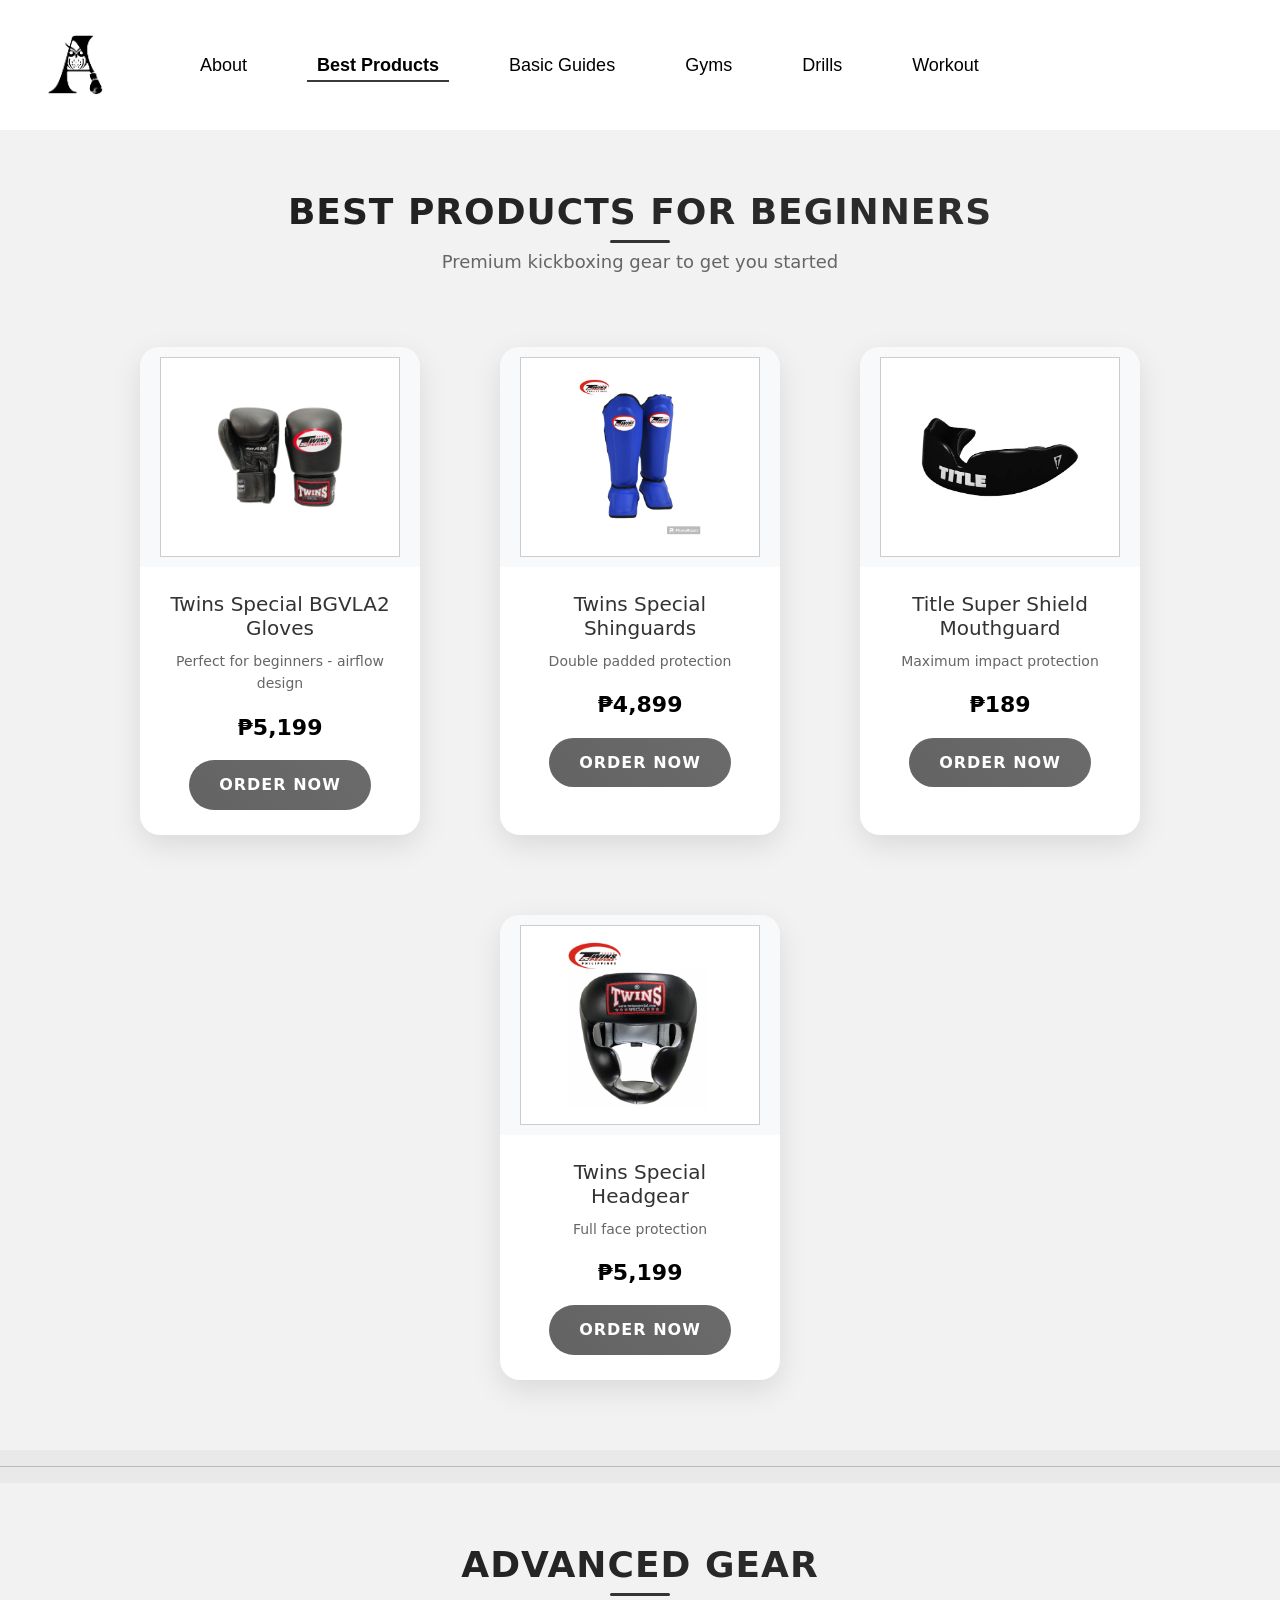
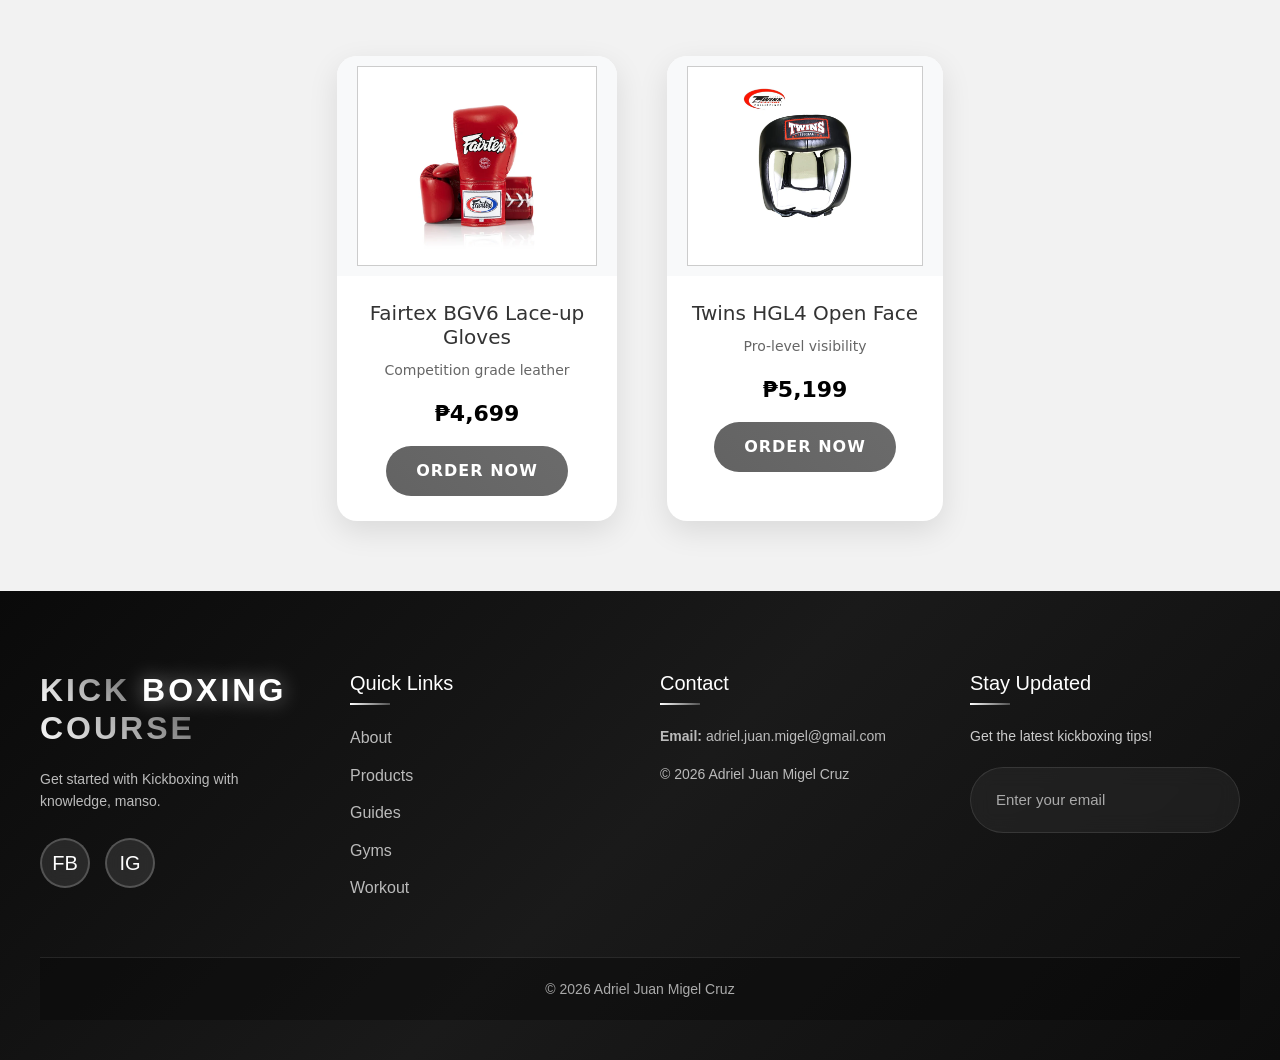
<file: products.html>
<!DOCTYPE html>
<html lang="en">
<head>
    <meta charset="UTF-8">
    <meta name="viewport" content="width=device-width, initial-scale=1.0">
    <title>Best Products - Kickboxing Hub</title>
    <link rel="stylesheet" href="css/bootstrap.min.css">
    <link rel="stylesheet" href="css/style.css">
</head>
<body>
    <header>
        <nav>
            <ul>
                <a href="index.html">
                    <img src="images/logo.png" alt="logo" width="100" height="100">
                </a>
                <li><a href="index.html#about">About</a></li>   
                <li><a href="products.html" class="active">Best Products</a></li>
                <li><a href="guides.html">Basic Guides</a></li>
                <li><a href="gyms.html">Gyms</a></li>
                <li><a href="drills.html">Drills</a></li>
                <li><a href="workout.html">Workout</a></li>
            </ul>
        </nav>
    </header>

    <main>

        <section class="category-section">
            <div class="section-header">
                <h2 class="section-title">BEST PRODUCTS FOR BEGINNERS</h2>
                <p class="section-subtitle">Premium kickboxing gear to get you started</p>
            </div>

            <div class="category-grid">
                <a href="order-gloves.html" class="category-card product-card">
                    <div class="card-image">
                        <img src="images/gloves.png" alt="Boxing Gloves">
                    </div>
                    <div class="card-content">
                        <h3>Twins Special BGVLA2 Gloves</h3>
                        <p>Perfect for beginners - airflow design</p>
                        <span class="price-tag">₱5,199</span>
                        <button class="order-btn">ORDER NOW</button>
                    </div>
                </a>

                <a href="order-shinguards.html" class="category-card product-card">
                    <div class="card-image">
                        <img src="images/shinguards.png" alt="Shinguards">
                    </div>
                    <div class="card-content">
                        <h3>Twins Special Shinguards</h3>
                        <p>Double padded protection</p>
                        <span class="price-tag">₱4,899</span>
                        <button class="order-btn">ORDER NOW</button>
                    </div>
                </a>

                <a href="order-mouthpiece.html" class="category-card product-card">
                    <div class="card-image">
                        <img src="images/mouthpiece.png" alt="Mouthpiece">
                    </div>
                    <div class="card-content">
                        <h3>Title Super Shield Mouthguard</h3>
                        <p>Maximum impact protection</p>
                        <span class="price-tag">₱189</span>
                        <button class="order-btn">ORDER NOW</button>
                    </div>
                </a>

                <a href="order-headgear.html" class="category-card product-card">
                    <div class="card-image">
                        <img src="images/headgear.png" alt="Headgear">
                    </div>
                    <div class="card-content">
                        <h3>Twins Special Headgear</h3>
                        <p>Full face protection</p>
                        <span class="price-tag">₱5,199</span>
                        <button class="order-btn">ORDER NOW</button>
                    </div>
                </a>
            </div>
        </section>

        <hr>

        <!-- ADVANCED GEAR -->
        <section class="category-section">
            <div class="section-header">
                <h2 class="section-title">ADVANCED GEAR</h2>
            </div>

            <div class="products-grid">
                <a href="ordergloves.html" class="category-card product-card">
                    <div class="card-image">
                        <img src="images/gloves2.png" alt="Lace-up Gloves">
                    </div>
                    <div class="card-content">
                        <h3>Fairtex BGV6 Lace-up Gloves</h3>
                        <p>Competition grade leather</p>
                        <span class="price-tag">₱4,699</span>
                        <button class="order-btn">ORDER NOW</button>
                    </div>
                </a>

                <a href="order-openface.html" class="category-card product-card">
                    <div class="card-image">
                        <img src="images/headgear2.png" alt="Open Face Headgear">
                    </div>
                    <div class="card-content">
                        <h3>Twins HGL4 Open Face</h3>
                        <p>Pro-level visibility</p>
                        <span class="price-tag">₱5,199</span>
                        <button class="order-btn">ORDER NOW</button>
                    </div>
                </a>
            </div>
        </section>
    </main>

<footer class="footer">
    <div class="footer-container">
        <div class="footer-col logo-col">
            <h2 class="footer-logo">
                <span class="logo-fire">KICK</span>
                <span class="logo-glow">BOXING</span>
                <span class="logo-fire">COURSE</span>
            </h2>
            <p class="footer-tagline">
               Get started with Kickboxing with knowledge, manso.
            </p>
            <div class="social-links">
                <a href="#" class="social-icon">FB</a>
                <a href="#" class="social-icon">IG</a>
            </div>
        </div>

        <!-- Quick Links -->
        <div class="footer-col">
            <h3>Quick Links</h3>
            <ul>
                <li><a href="#about">About</a></li>
                <li><a href="products.html">Products</a></li>
                <li><a href="guides.html">Guides</a></li>
                <li><a href="gyms.html">Gyms</a></li>
                <li><a href="workout.html">Workout</a></li>
            </ul>
        </div>

        <!-- Contact s-->
        <div class="footer-col">
            <h3>Contact</h3>
            <p><strong>Email:</strong> adriel.juan.migel@gmail.com</p>
            <p class="copyright">© 2026 Adriel Juan Migel Cruz</p>
        </div>

        <div class="footer-col newsletter-col">
            <h3>Stay Updated</h3>
            <p>Get the latest kickboxing tips!</p>
            <div class="newsletter-form">
                <input type="email" placeholder="Enter your email" class="email-input">
            </div>
        </div>
    </div>
    
    <!-- Bottom Bar -->
    <div class="footer-bottom">
        <p>© 2026 Adriel Juan Migel Cruz</p>
    </div>
</footer>
</file>
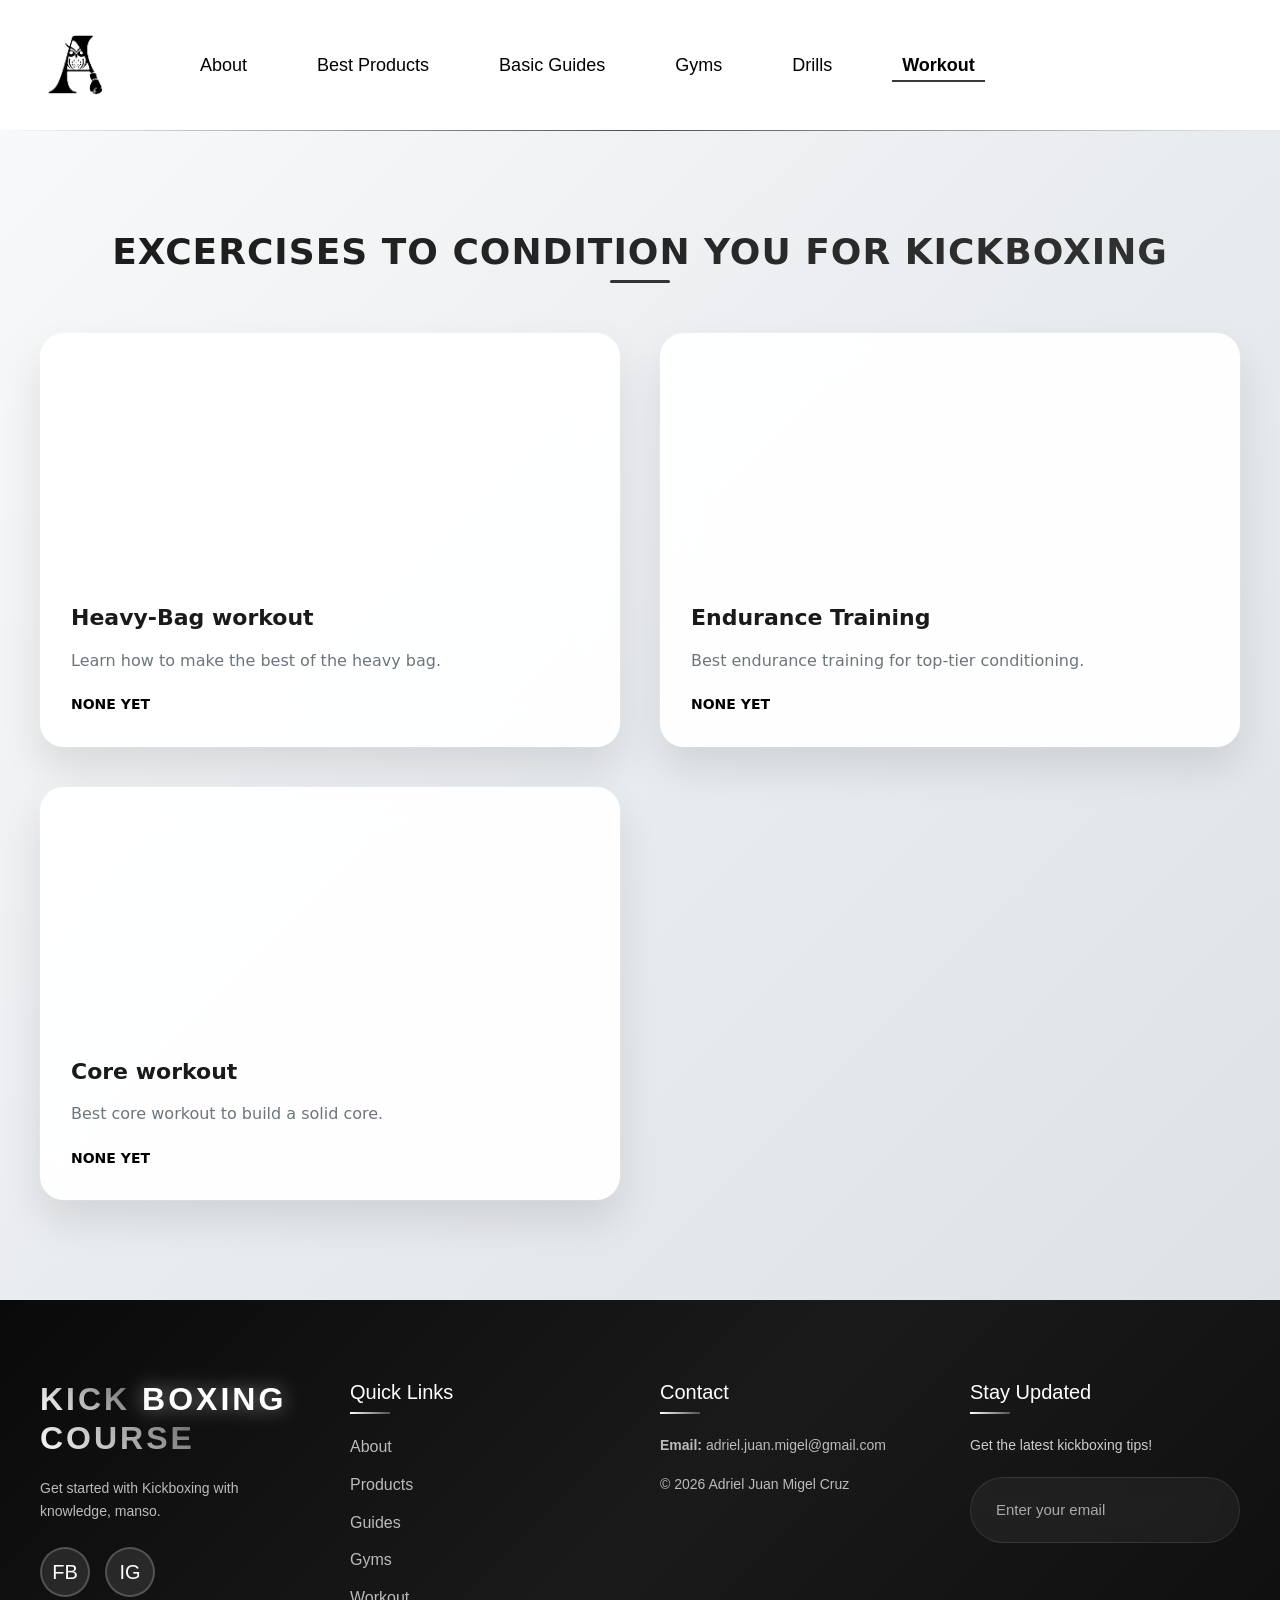
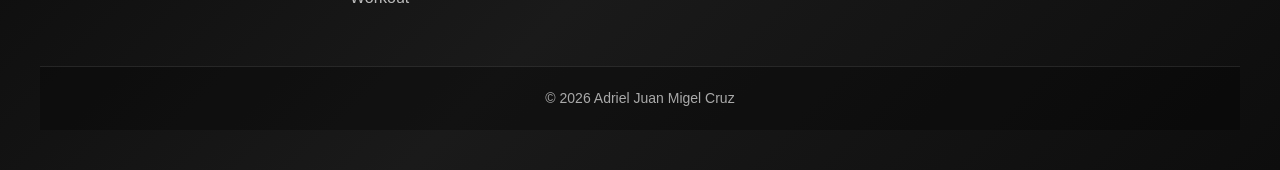
<file: workout.html>
<!DOCTYPE html>
<html lang="en">
<head>
    <meta charset="UTF-8">
    <meta name="viewport" content="width=device-width, initial-scale=1.0">
    <title>My Final Project</title>

    <link rel="stylesheet" href="css/bootstrap.min.css">

    <link rel="stylesheet" href="css/style.css">
</head>
<body>
    <header>
        <nav>
            <ul>
                <a href="index.html">
                <img src="images/logo.png" alt="logo" width="100" height="100">
                </a>
                <li><a href="index.html#about">About</a></li>  
                <li><a href="products.html">Best Products</a></li>
                <li><a href="guides.html">Basic Guides</a></li>
                <li><a href="gyms.html">Gyms</a></li>
                <li><a href="drills.html">Drills</a></li>
                <li><a href="workout.html" class="active">Workout</a></li>
            </ul>
        </nav>
    </header>

    <main>
<section class="video-section">
    <div class="section-header">
        <h2 class="section-title">EXCERCISES TO CONDITION YOU FOR KICKBOXING</h2>
    </div>

    <div class="video-grid">
        <div class="video-card">
            <div class="video-thumbnail">
                <iframe src="https://www.youtube.com/embed/" allowfullscreen></iframe>
                <div class="play-overlay">
                    <svg class="play-icon" viewBox="0 0 24 24" fill="currentColor">
                        <path d="M8 5v14l11-7z"/>
                    </svg>
                </div>
            </div>
            <div class="video-content">
                <h3>Heavy-Bag workout</h3>
                <p>Learn how to make the best of the heavy bag.</p>
                <div class="video-meta">
                    <span class="duration">NONE YET</span>
                </div>
            </div>
        </div>

        <div class="video-card">
            <div class="video-thumbnail">
                <iframe src="https://www.youtube.com/embed/" allowfullscreen></iframe>
                <div class="play-overlay">
                    <svg class="play-icon" viewBox="0 0 24 24" fill="currentColor">
                        <path d="M8 5v14l11-7z"/>
                    </svg>
                </div>
            </div>
            <div class="video-content">
                <h3>Endurance Training</h3>
                <p>Best endurance training for top-tier conditioning.</p>
                <div class="video-meta">
                    <span class="duration">NONE YET</span>
                </div>
            </div>
        </div>

        <div class="video-card">
            <div class="video-thumbnail">
                <iframe src="https://www.youtube.com/embed/" allowfullscreen></iframe>
                <div class="play-overlay">
                    <svg class="play-icon" viewBox="0 0 24 24" fill="currentColor">
                        <path d="M8 5v14l11-7z"/>
                    </svg>
                </div>
            </div>
            <div class="video-content">
                <h3>Core workout</h3>
                <p>Best core workout to build a solid core.</p>
                <div class="video-meta">
                    <span class="duration">NONE YET</span>
                </div>
            </div>
        </div>

    </div>

</section>
    </main>
 

<footer class="footer">
    <div class="footer-container">
        <div class="footer-col logo-col">
            <h2 class="footer-logo">
                <span class="logo-fire">KICK</span>
                <span class="logo-glow">BOXING</span>
                <span class="logo-fire">COURSE</span>
            </h2>
            <p class="footer-tagline">
               Get started with Kickboxing with knowledge, manso.
            </p>
            <div class="social-links">
                <a href="#" class="social-icon">FB</a>
                <a href="#" class="social-icon">IG</a>
            </div>
        </div>

        <!-- Quick Links -->
        <div class="footer-col">
            <h3>Quick Links</h3>
            <ul>
                <li><a href="#about">About</a></li>
                <li><a href="products.html">Products</a></li>
                <li><a href="guides.html">Guides</a></li>
                <li><a href="gyms.html">Gyms</a></li>
                <li><a href="workout.html">Workout</a></li>
            </ul>
        </div>

        <!-- Contact s-->
        <div class="footer-col">
            <h3>Contact</h3>
            <p><strong>Email:</strong> adriel.juan.migel@gmail.com</p>
            <p class="copyright">© 2026 Adriel Juan Migel Cruz</p>
        </div>

        <div class="footer-col newsletter-col">
            <h3>Stay Updated</h3>
            <p>Get the latest kickboxing tips!</p>
            <div class="newsletter-form">
                <input type="email" placeholder="Enter your email" class="email-input">
            </div>
        </div>
    </div>
    
    <!-- Bottom Bar -->
    <div class="footer-bottom">
        <p>© 2026 Adriel Juan Migel Cruz</p>
    </div>
</footer>
</file>
<file: css/style.css>
body {
    margin: 0;
    background-color: #e9e9e9;
    color: #333;
    line-height: 1.6;
    font-size: 16px;
}

/* HEADER */
header {
    background-color: #ffffff;
    font-size: large;
    font-family: 'Franklin Gothic Medium', 'Arial Narrow', Arial, sans-serif;
    display: flex; 
    justify-content: space-between; 
    align-items: center; 
    padding: 10px 20px; 
}

nav ul {
    list-style-type: none;
    display: flex;
    gap: 50px; 
    padding: 0;
    margin: 0;
    justify-content: center; 
    align-items: center;
}

nav a {
    text-decoration: none;
    color: black;
    padding: 5px 10px;
    transition: 0.3s;
}

/* Hover */
nav a:hover {
    background-color: #bebebe;
}

/* Active link */
nav a.active {
    border-bottom: 2px solid #3a3a3a;
    font-weight: bold;
}

html {
    scroll-behavior: smooth;
}

/* ABT SECTION */
#about {
    scroll-margin-top: 100px;
}

/* ABOUT SECTION */
.about-section {
    background: #f5f5f5;
    padding: 80px 40px;
    text-align: center;
}

.about-title {
    font-size: 28px;
    font-weight: bold;
    margin-bottom: 40px;
    letter-spacing: 2px;
}

/* LAYOUT */
.about-content {
    display: flex;
    align-items: center;
    justify-content: center;
    gap: 40px;
}

/* SIDE IMAGES */
.about-side img {
    width: 250px;
    max-width: 100%;
}

/* TEXT */
.about-text {
    max-width: 500px;
    text-align: left;
}

.about-text h3 {
    font-weight: bold;
    margin-bottom: 15px;
}

.about-text p {
    color: #555;
    margin-bottom: 15px;
    line-height: 1.6;
}

/* MAIN */
main {
    padding: 0; 
}

/* SECTIONS */
section {
    margin: 0;
}

/* CAROUSEL */
.carousel-wrapper {
    width: 100%;
    margin: 0;
}

.carousel-item {
    height: 100vh;
}

.carousel-item img {
    width: 100%;
    height: 100%;
    object-fit: cover;
}

.carousel,
.carousel-inner {
    height: 100vh;
}

/* CATEGORY */
.category-section {
    padding: 60px 40px;
    text-align: center;
    background: #f2f2f2;
}

.category-grid {
    display: flex;
    justify-content: center;
    gap: 60px;
    flex-wrap: wrap;
}

.category-card {
    text-decoration: none;
    color: black;
    transition: 0.3s;
}

.category-card img {
    width: 150px;
    height: 150px;
    object-fit: contain;
    border: 1px solid #ccc;
    padding: 15px;
    background: white;
    transition: 0.3s;
}

.category-card:hover img {
    transform: scale(1.08);
    border-color: black;
}

/* PRODUCTS */
.category-card.product-card,
.products-grid .category-card {
    text-decoration: none;
    color: inherit;
    background: white;
    border-radius: 20px;
    overflow: hidden;
    box-shadow: 0 10px 30px rgba(0,0,0,0.1);
    transition: all 0.4s ease;
    max-width: 280px;
    margin: 10px;
}

.category-card.product-card:hover,
.products-grid .category-card:hover {
    transform: translateY(-15px) scale(1.02);
    box-shadow: 0 20px 50px rgba(0,0,0,0.2);
}

.card-image {
    height: 200px;
    overflow: hidden;
    position: relative;
}

.card-image img {
    width: 100%;
    height: 100%;
    object-fit: cover;
    transition: transform 0.4s ease;
}

.category-card.product-card:hover .card-image img {
    transform: scale(1.1);
}

.card-content {
    padding: 25px;
    text-align: center;
}

.card-content h3 {
    font-size: 20px;
    margin-bottom: 10px;
    color: #333;
}

.card-content p {
    color: #666;
    font-size: 14px;
    margin-bottom: 15px;
}

.price-tag {
    display: block;
    font-size: 22px;
    font-weight: bold;
    color: #000000;
    margin-bottom: 15px;
}

.order-btn {
    background: linear-gradient(45deg, #636363, #6b6b6b);
    color: white;
    border: none;
    padding: 12px 30px;
    border-radius: 25px;
    font-size: 16px;
    font-weight: bold;
    cursor: pointer;
    transition: all 0.3s ease;
    text-transform: uppercase;
    letter-spacing: 1px;
}

.order-btn:hover {
    background: linear-gradient(45deg, #000000, #cacaca);
    transform: scale(1.05);
}

.order-card {
    background: white;
    border-radius: 25px;
    overflow: hidden;
    box-shadow: 0 20px 60px rgba(0,0,0,0.15);
    display: grid;
    grid-template-columns: 1fr 1fr;
    gap: 40px;
    padding: 40px;
}


@media (max-width: 768px) {
    .order-card {
        grid-template-columns: 1fr;
        padding: 20px;
        gap: 20px;
    }
    

    
    .category-grid,
    .products-grid {
        flex-direction: column;
        align-items: center;
    }
}

.products-section {
    padding: 60px 40px;
    text-align: center;
    background: #f2f2f2;
}


.products-grid {
    display: flex;
    justify-content: center;
    gap: 30px;
    flex-wrap: wrap;
}

.product-card {
    text-decoration: none;
    color: black;
    transition: 0.3s;
}

.product-card img {
    width: 100%;
}

.product-card:hover {
    transform: translateY(-8px);
}

/* FOR THE GUIDES PAGE */
.video-section {
    padding: 100px 40px;
    background: linear-gradient(135deg, #f8f9fa 0%, #e9ecef 50%, #dee2e6 100%);
    min-height: 100vh;
    position: relative;
    overflow: hidden;
}

.video-section::before {
    content: '';
    position: absolute;
    top: 0;
    left: 0;
    right: 0;
    height: 1px;
    background: linear-gradient(90deg, transparent, #495057, transparent);
}

.section-header {
    text-align: center;
    margin-bottom: 80px;
    position: relative;
}

.section-title {
    font-size: 42px;
    font-weight: 800;
    margin-bottom: 20px;
    background: linear-gradient(135deg, #1a1a1a, #333);
    -webkit-background-clip: text;
    -webkit-text-fill-color: transparent;
    background-clip: text;
    letter-spacing: 1px;
    position: relative;
}

.section-title::after {
    content: '';
    position: absolute;
    bottom: -10px;
    left: 50%;
    transform: translateX(-50%);
    width: 80px;
    height: 4px;
    background: linear-gradient(90deg, #070707, #1a1a1a);
    border-radius: 2px;
}

.section-subtitle {
    font-size: 20px;
    color: #6c757d;
    font-weight: 300;
    max-width: 600px;
    margin: 0 auto;
    line-height: 1.6;
}

.video-grid {
    display: grid;
    grid-template-columns: repeat(auto-fit, minmax(380px, 1fr));
    gap: 40px;
    max-width: 1400px;
    margin: 0 auto;
}

.video-card {
    background: rgba(255, 255, 255, 0.95);
    backdrop-filter: blur(20px);
    border-radius: 24px;
    overflow: hidden;
    box-shadow: 
        0 20px 40px rgba(0,0,0,0.1),
        0 0 0 1px rgba(255,255,255,0.2);
    transition: all 0.4s cubic-bezier(0.175, 0.885, 0.32, 1.275);
    position: relative;
    border: 1px solid rgba(255,255,255,0.2);
}

.video-card::before {
    content: '';
    position: absolute;
    top: 0;
    left: 0;
    right: 0;
    bottom: 0;
    background: linear-gradient(135deg, rgba(255,107,53,0.1), rgba(247,147,30,0.1));
    opacity: 0;
    transition: opacity 0.4s ease;
    z-index: 0;
}

.video-card:hover {
    transform: translateY(-20px) scale(1.02);
    box-shadow: 
        0 40px 80px rgba(0,0,0,0.2),
        0 0 0 1px rgba(255,255,255,0.4);
}

.video-card:hover::before {
    opacity: 1;
}

.video-thumbnail {
    position: relative;
    height: 240px;
    overflow: hidden;
}

.video-card iframe {
    width: 100%;
    height: 100%;
    border: none;
    transition: transform 0.4s ease;
}

.video-card:hover iframe {
    transform: scale(1.05);
}

.play-overlay {
    position: absolute;
    top: 0;
    left: 0;
    right: 0;
    bottom: 0;
    background: rgba(0,0,0,0.1);
    opacity: 0;
    transition: all 0.3s ease;
    pointer-events: none;
}

.video-card:hover .play-overlay {
    opacity: 1;
}

.play-icon {
    position: absolute;
    top: 50%;
    left: 50%;
    transform: translate(-50%, -50%);
    width: 64px;
    height: 64px;
    color: white;
    filter: drop-shadow(0 4px 12px rgba(0,0,0,0.3));
}

.video-content {
    padding: 30px;
    position: relative;
    z-index: 2;
}

.video-card h3 {
    margin: 0 0 15px 0;
    font-size: 22px;
    font-weight: 700;
    color: #1a1a1a;
    line-height: 1.3;
}

.video-card p {
    color: #6c757d;
    font-size: 16px;
    line-height: 1.6;
    margin-bottom: 20px;
}

.video-meta {
    display: flex;
    justify-content: space-between;
    align-items: center;
    font-size: 14px;
}

.duration {
    color: #000000;
    font-weight: 600;
}

.level {
    padding: 4px 12px;
    background: linear-gradient(135deg, #000000, #838383);
    color: white;
    border-radius: 20px;
    font-size: 12px;
    font-weight: 600;
    text-transform: uppercase;
    letter-spacing: 0.5px;
}

.guides-cta {
    text-align: center;
    margin-top: 80px;
    padding: 60px 40px;
    background: rgba(255,255,255,0.8);
    border-radius: 24px;
    backdrop-filter: blur(20px);
    max-width: 800px;
    margin-left: auto;
    margin-right: auto;
    box-shadow: 0 20px 40px rgba(0,0,0,0.1);
}

.guides-cta h3 {
    font-size: 28px;
    font-weight: 700;
    color: #1a1a1a;
    margin-bottom: 15px;
}

.guides-cta p {
    font-size: 18px;
    color: #6c757d;
    font-weight: 300;
}

/* RESPONSIVE */
@media (max-width: 768px) {
    .video-section {
        padding: 80px 20px;
    }
    
    .section-title {
        font-size: 32px;
    }
    
    .section-subtitle {
        font-size: 18px;
    }
    
    .video-grid {
        grid-template-columns: 1fr;
        gap: 30px;
    }
    
    .video-card {
        transform: none !important;
    }
    
    .video-card:hover {
        transform: translateY(-10px) !important;
    }
    
    .guides-cta {
        margin-top: 60px;
        padding: 40px 20px;
    }
}

@media (max-width: 480px) {
    .section-title {
        font-size: 28px;
    }
    
    .video-content {
        padding: 25px 20px;
    }
}

/* DRILLS PAGE*/
.drills-section {
    padding: 60px 40px;
    background: #ffffff; 
    color: white;
}

.section-title {
    font-size: 28px;
    margin-bottom: 25px;
    font-weight: bold;
}

.drills-row {
    display: flex;
    gap: 20px;
    overflow-x: auto;
    scroll-behavior: smooth;
    padding-bottom: 10px;
}

.drills-row::-webkit-scrollbar {
    height: 8px;
}

.drills-row::-webkit-scrollbar-thumb {
    background: #444;
    border-radius: 10px;
}

/* CARD */
.drill-card {
    min-width: 300px;
    background: #1c1c1c;
    border-radius: 10px;
    overflow: hidden;
    transition: 0.3s;
}

.drill-card:hover {
    transform: scale(1.05);
}

.drill-card iframe {
    width: 100%;
    height: 180px;
    border: none;
}

.drill-card h3 {
    padding: 10px;
    font-size: 16px;
}

/* GYMS PAGE */
.gym-section {
    padding: 80px 40px;
    background: linear-gradient(135deg, #f8f9fa 0%, #e9ecef 100%);
    text-align: center;
}

.section-header {
    margin-bottom: 60px;
}

.section-title {
    font-size: 36px;
    font-weight: 700;
    margin-bottom: 15px;
    color: #1a1a1a;
    position: relative;
}

.section-title::after {
    content: '';
    position: absolute;
    bottom: -10px;
    left: 50%;
    transform: translateX(-50%);
    width: 60px;
    height: 3px;
    background: #333;
    border-radius: 2px;
}

.section-subtitle {
    font-size: 18px;
    color: #666;
    font-weight: 400;
    max-width: 500px;
    margin: 0 auto;
}

/* GRID */
.gym-grid {
    display: grid;
    grid-template-columns: repeat(auto-fit, minmax(350px, 1fr));
    gap: 30px;
    max-width: 1200px;
    margin: 0 auto;
}

/* CARD */
.gym-card {
    background: white;
    border-radius: 16px;
    overflow: hidden;
    box-shadow: 0 10px 30px rgba(0,0,0,0.1);
    transition: all 0.3s ease;
}

.gym-card:hover {
    transform: translateY(-10px);
    box-shadow: 0 20px 40px rgba(0,0,0,0.15);
}

/* IMAGE */
.gym-card img {
    width: 100%;
    height: 220px;
    object-fit: cover;
    transition: transform 0.3s ease;
}

.gym-card:hover img {
    transform: scale(1.05);
}

/* INFO */
.gym-info {
    padding: 25px;
    text-align: left;
}

.gym-info h3 {
    margin: 0 0 12px 0;
    font-size: 22px;
    font-weight: 600;
    color: #1a1a1a;
}

.gym-info p {
    color: #666;
    font-size: 15px;
    line-height: 1.6;
    margin-bottom: 20px;
}

/* BUTTON */
.gym-btn {
    display: inline-block;
    padding: 12px 24px;
    background: #333;
    color: white;
    text-decoration: none;
    border-radius: 8px;
    font-weight: 600;
    transition: all 0.3s ease;
}

.gym-btn:hover {
    background: #555;
    transform: translateY(-2px);
}

/* RESPONSIVE */
@media (max-width: 768px) {
    .gym-section {
        padding: 60px 20px;
    }
    
    .section-title {
        font-size: 28px;
    }
    
    .gym-grid {
        grid-template-columns: 1fr;
        gap: 25px;
    }
}

/* IMAGE */
.gym-card img {
    width: 100%;
    height: 200px;
    object-fit: cover;
}

/* INFO */
.gym-info {
    padding: 15px;
}

.gym-info h3 {
    margin-bottom: 10px;
}

.gym-info p {
    font-size: 14px;
    color: #555;
    margin-bottom: 15px;
}

/* BUTTON */
.gym-btn {
    display: inline-block;
    padding: 8px 15px;
    background: black;
    color: white;
    text-decoration: none;
    border-radius: 5px;
    transition: 0.3s;
}

.gym-btn:hover {
    background: #444;
}


/* FOOTER */
.footer {
    background-color: #0d0d0d;
    color: #fff;
    padding: 60px 40px;
    font-family: Arial, sans-serif;
}

.footer-container {
    display: flex;
    justify-content: space-between;
    flex-wrap: wrap;
    gap: 40px;
}

/* COLUMNS */
.footer-col {
    flex: 1;
    min-width: 250px;
}

/* LOGO */
.footer-logo {
    font-size: 22px;
    margin-bottom: 15px;
    letter-spacing: 2px;
}

/* HEADINGS */
.footer-col h3 {
    margin-bottom: 15px;
    font-size: 18px;
}

/* TEXT */
.footer-col p {
    color: #bbb;
    font-size: 14px;
    line-height: 1.6;
}

/* LINKS */
.footer {
    background: linear-gradient(135deg, #0a0a0a 0%, #1a1a1a 50%, #0d0d0d 100%);
    color: #fff;
    padding: 80px 40px 40px;
    position: relative;
    overflow: hidden;
}

.footer-container {
    display: grid;
    grid-template-columns: repeat(auto-fit, minmax(250px, 1fr));
    gap: 40px;
    max-width: 1200px;
    margin: 0 auto 40px;
}

/* LOGO COLUMN */
.logo-col {
    text-align: left;
}

.footer-logo {
    font-size: 32px;
    margin-bottom: 20px;
    font-weight: 900;
    letter-spacing: 3px;
    position: relative;
    line-height: 1.2;
}

.logo-fire {
    background: linear-gradient(45deg, #ffffff, #6b6b6b);
    -webkit-background-clip: text;
    -webkit-text-fill-color: transparent;
    background-clip: text;
    animation: fireGlow 2s ease-in-out infinite alternate;
}

.logo-glow {
    color: #fff;
    text-shadow: 0 0 20px rgba(255, 255, 255, 0.5);
}

@keyframes fireGlow {
    0% { filter: hue-rotate(0deg) brightness(1); }
    100% { filter: hue-rotate(20deg) brightness(1.2); }
}

/* TAGLINE */
.footer-tagline {
    color: #ccc;
    line-height: 1.6;
    margin-bottom: 25px;
    font-size: 15px;
}

/* SOCIAL ICONS */
.social-links {
    display: flex;
    gap: 15px;
}

.social-icon {
    width: 50px;
    height: 50px;
    background: rgba(255, 255, 255, 0.1);
    border: 2px solid rgba(255, 255, 255, 0.2);
    border-radius: 50%;
    display: flex;
    align-items: center;
    justify-content: center;
    font-size: 20px;
    text-decoration: none;
    color: #fff;
    transition: all 0.3s cubic-bezier(0.175, 0.885, 0.32, 1.275);
    backdrop-filter: blur(10px);
}

.social-icon:hover {
    background: linear-gradient(45deg, #919191, #ffffff);
    transform: translateY(-5px) scale(1.1);
    box-shadow: 0 10px 30px rgba(255, 255, 255, 0.4);
}

/* COLUMNS */
.footer-col h3 {
    font-size: 20px;
    margin-bottom: 20px;
    position: relative;
    padding-bottom: 10px;
}

.footer-col h3::after {
    content: '';
    position: absolute;
    bottom: 0;
    left: 0;
    width: 40px;
    height: 2px;
    background: linear-gradient(90deg, #ffffff, #505050);
}

.footer-col ul {
    list-style: none;
    padding: 0;
}

.footer-col ul li {
    margin-bottom: 12px;
}

.footer-col ul li a {
    color: #bbb;
    text-decoration: none;
    transition: all 0.3s ease;
    position: relative;
}



/* NEWSLETTER */
.newsletter-col {
    text-align: left;
}

.newsletter-col p {
    color: #ccc;
    margin-bottom: 20px;
}

.newsletter-form {
    display: flex;
    gap: 10px;
    background: rgba(255, 255, 255, 0.05);
    border: 1px solid rgba(255, 255, 255, 0.1);
    border-radius: 50px;
    padding: 5px;
    backdrop-filter: blur(10px);
}

.email-input {
    flex: 1;
    background: transparent;
    border: none;
    color: #fff;
    padding: 15px 20px;
    font-size: 15px;
    outline: none;
}

.email-input::placeholder {
    color: #aaa;
}


/* COPYRIGHT */
.copyright {
    color: #888;
    font-size: 14px;
    margin-top: 15px;
}

/* BOTTOM BAR */
.footer-bottom {
    text-align: center;
    padding: 20px 40px;
    border-top: 1px solid rgba(255, 255, 255, 0.1);
    background: rgba(0, 0, 0, 0.3);
    margin-top: 40px;
}

.footer-bottom p {
    margin: 0;
    font-size: 14px;
    color: #aaa;
}

/* RESPONSIVE */
@media (max-width: 768px) {
    .footer {
        padding: 60px 20px 20px;
    }
    
    .footer-container {
        grid-template-columns: 1fr;
        gap: 30px;
        text-align: center;
    }
    
    .logo-col {
        text-align: center;
    }
    
    .footer-logo {
        font-size: 28px;
    }
    
    .newsletter-form {
        flex-direction: column;
    }
    
    .social-links {
        justify-content: center;
    }
}

@media (max-width: 480px) {
    .footer-logo {
        font-size: 24px;
    }
    
    .social-icon {
        width: 45px;
        height: 45px;
        font-size: 18px;
    }
}

/* ORDER PAGE  */
.order-card-section {
    min-height: 100vh;
    padding: 40px 20px;
    background: linear-gradient(135deg, #f8f9fa 0%, #e9ecef 100%);
    display: flex;
    align-items: center;
    justify-content: center;
}

.order-card {
    background: rgba(255, 255, 255, 0.95);
    backdrop-filter: blur(30px);
    border-radius: 32px;
    overflow: hidden;
    box-shadow: 
        0 40px 80px rgba(0,0,0,0.2),
        0 0 0 1px rgba(255,255,255,0.4);
    max-width: 1000px;
    width: 100%;
    border: 1px solid rgba(255,255,255,0.3);
}

.product-preview {
    display: grid;
    grid-template-columns: 1fr 1fr;
    gap: 40px;
    padding: 50px;
    align-items: center;
}

.product-image-large {
    position: relative;
    border-radius: 20px;
    overflow: hidden;
    box-shadow: 0 20px 40px rgba(0,0,0,0.2);
    background: #f8f9fa;
    padding: 20px;
    display: flex;
    align-items: center;
    justify-content: center;
}

.product-image-large img {
    width: 100%;
    max-width: 400px;
    height: auto;
    max-height: 400px;
    object-fit: contain;  
    object-position: center;
    transition: all 0.4s ease;
}

.product-image-large:hover img {
    transform: scale(1.08);
}

.card-image {
    height: 220px; 
    overflow: hidden;
    position: relative;
    background: #f8f9fa;
    padding: 20px;
    display: flex;
    align-items: center;
    justify-content: center;
}

.card-image img {
    width: 100%;
    max-width: 280px;
    height: auto;
    max-height: 200px;
    object-fit: contain; 
    object-position: center;
    transition: transform 0.4s ease;
}

.category-card.product-card:hover .card-image img {
    transform: scale(1.05);
}

/* GYM IMAGES */
.gym-image {
    height: 280px;  
    background: #f8f9fa;
    padding: 20px;
    display: flex;
    align-items: center;
    justify-content: center;
}

.gym-card img {
    width: 100%;
    max-width: 320px;
    height: auto;
    max-height: 260px;
    object-fit: contain; 
    transition: transform 0.4s ease;
}

.rating {
    display: flex;
    align-items: center;
    gap: 12px;
    margin-bottom: 25px;
}

.stars {
    font-size: 24px;
}

.rating-score {
    font-size: 18px;
    font-weight: 700;
    color: #333;
}

.price-large {
    font-size: 48px;
    font-weight: 900;
    color: #000;
    margin-bottom: 30px;
    text-shadow: 2px 2px 4px rgba(0,0,0,0.1);
}

.price-amount {
    color: #000000;
}

.product-specs {
    display: flex;
    flex-direction: column;
    gap: 15px;
}

.spec-item {
    display: flex;
    align-items: center;
    gap: 12px;
    font-size: 16px;
    color: #333;
}

.spec-icon {
    font-size: 20px;
}

.order-form {
    padding: 50px;
    background: linear-gradient(135deg, rgba(51,51,51,0.03), rgba(255,255,255,0.8));
}

.order-form h3 {
    font-size: 28px;
    margin-bottom: 30px;
    color: #1a1a1a;
    text-align: center;
}

.form-group {
    margin-bottom: 25px;
}

.form-group label {
    display: block;
    font-weight: 600;
    color: #333;
    margin-bottom: 8px;
    font-size: 14px;
    text-transform: uppercase;
    letter-spacing: 0.5px;
}

.form-group select,
.form-group input,
.form-group textarea {
    width: 100%;
    padding: 16px 20px;
    border: 2px solid rgba(0,0,0,0.1);
    border-radius: 12px;
    font-size: 16px;
    background: rgba(255,255,255,0.9);
    transition: all 0.3s ease;
    backdrop-filter: blur(10px);
}

.form-group select:focus,
.form-group input:focus,
.form-group textarea:focus {
    outline: none;
    border-color: #333;
    box-shadow: 0 10px 30px rgba(0,0,0,0.1);
    transform: translateY(-2px);
}

.form-row {
    display: grid;
    grid-template-columns: 1fr 1fr;
    gap: 20px;
}

.order-summary {
    background: linear-gradient(135deg, rgba(51,51,51,0.05), rgba(0,0,0,0.02));
    padding: 25px;
    border-radius: 16px;
    margin-bottom: 30px;
    border: 1px solid rgba(0,0,0,0.05);
}

.summary-row {
    display: flex;
    justify-content: space-between;
    margin-bottom: 12px;
    font-size: 18px;
}

.summary-row.total {
    font-size: 24px;
    font-weight: 800;
    color: #000;
    border-top: 2px solid rgba(0,0,0,0.1);
    padding-top: 15px;
    margin-top: 10px;
}

.final-buy-btn {
    display: flex;
    align-items: center;
    justify-content: center;
    gap: 12px;
    width: 100%;
    padding: 20px;
    background: linear-gradient(135deg, #505050 0%, #000000 100%);
    color: white;
    text-decoration: none;
    border-radius: 16px;
    font-size: 18px;
    font-weight: 800;
    text-transform: uppercase;
    letter-spacing: 1px;
    transition: all 0.4s cubic-bezier(0.175, 0.885, 0.32, 1.275);
    box-shadow: 0 20px 40px rgba(0, 0, 0, 0.4);
    position: relative;
    overflow: hidden;
}

.final-buy-btn::before {
    content: '';
    position: absolute;
    top: 0;
    left: -100%;
    width: 100%;
    height: 100%;
    background: linear-gradient(90deg, transparent, rgba(255,255,255,0.3), transparent);
    transition: left 0.6s;
}

.final-buy-btn:hover {
    transform: translateY(-5px) scale(1.02);
    box-shadow: 0 30px 60px rgba(44, 44, 44, 0.5);
}

.final-buy-btn:hover::before {
    left: 100%;
}

.secure-notice {
    text-align: center;
    margin-top: 20px;
    color: #666;
    font-size: 14px;
    font-weight: 500;
}

/* RESPONSIVE */
@media (max-width: 768px) {
    .product-preview {
        grid-template-columns: 1fr;
        gap: 30px;
        padding: 30px;
    }
    
    .order-form {
        padding: 30px;
    }
    
    .form-row {
        grid-template-columns: 1fr;
    }
    
    .product-details h1 {
        font-size: 28px;
    }
    
    .price-large {
        font-size: 36px;
    }
    
    .product-image-large img {
        height: 300px;
    }
}

@media (max-width: 480px) {
    .order-card-section {
        padding: 20px 10px;
    }
    
    .order-card {
        border-radius: 20px;
        margin: 10px;
    }
}

/* 4 MOBILE RESPONSIVENESS */

@media (max-width: 768px) {
    /* Navigation */
    header { padding: 10px 15px !important; }
    nav ul { 
        gap: 20px !important; 
        flex-wrap: wrap !important; 
        justify-content: center !important; 
    }
    nav a { 
        padding: 8px 12px !important; 
        font-size: 14px !important; 
    }
    
    /* Carousel */
    .carousel-item, .carousel, .carousel-inner { 
        height: 60vh !important; 
        min-height: 350px !important; 
    }
    
    /* About Section */
    .about-section { padding: 50px 20px !important; }
    .about-content { 
        flex-direction: column !important; 
        gap: 30px !important; 
        text-align: center !important; 
    }
    .about-text { 
        max-width: 100% !important; 
        text-align: center !important; 
    }
    .about-side img { width: 220px !important; }
    
    /* All Sections */
    .category-section, 
    .video-section, 
    .drills-section, 
    .gym-section { 
        padding: 50px 20px !important; 
    }
    
    /* Products Grid */
    .category-grid, 
    .products-grid { 
        flex-direction: column !important; 
        align-items: center !important; 
        gap: 25px !important; 
    }
    
    /* Gyms Grid */
    .gym-grid { 
        grid-template-columns: 1fr !important; 
        gap: 25px !important; 
    }
    
    /* Drills */
    .drills-row { 
        flex-direction: column !important; 
        gap: 20px !important; 
    }
    .drill-card { min-width: 100% !important; }
    
    /* Video Pages (Guides/Workout) */
    .video-grid { 
        grid-template-columns: 1fr !important; 
        gap: 30px !important; 
    }
    .video-card:hover { 
        transform: translateY(-10px) !important; 
    }
    .video-thumbnail { height: 220px !important; }
    
    /* Order Pages */
    .order-card { 
        grid-template-columns: 1fr !important; 
        padding: 30px 20px !important; 
        gap: 30px !important; 
        margin: 10px !important; 
    }
    .product-preview { 
        grid-template-columns: 1fr !important; 
        padding: 30px 20px !important; 
    }
    .product-image-large img { 
        max-width: 280px !important; 
        max-height: 280px !important; 
    }
    .price-large { font-size: 36px !important; }
    
    /* Footer */
    .footer { padding: 60px 20px 40px !important; }
    .footer-container { 
        grid-template-columns: 1fr !important; 
        text-align: center !important; 
        gap: 30px !important; 
    }
    .logo-col { text-align: center !important; }
    .newsletter-form { flex-direction: column !important; }
    .footer-bottom { padding: 20px 20px !important; }
}

@media (max-width: 480px) {
    nav ul { gap: 15px !important; }
    nav a { 
        padding: 6px 10px !important; 
        font-size: 13px !important; 
    }
    .about-side img { width: 180px !important; }
    .section-title { font-size: 28px !important; }
    .video-thumbnail { height: 200px !important; }
}
</file>
